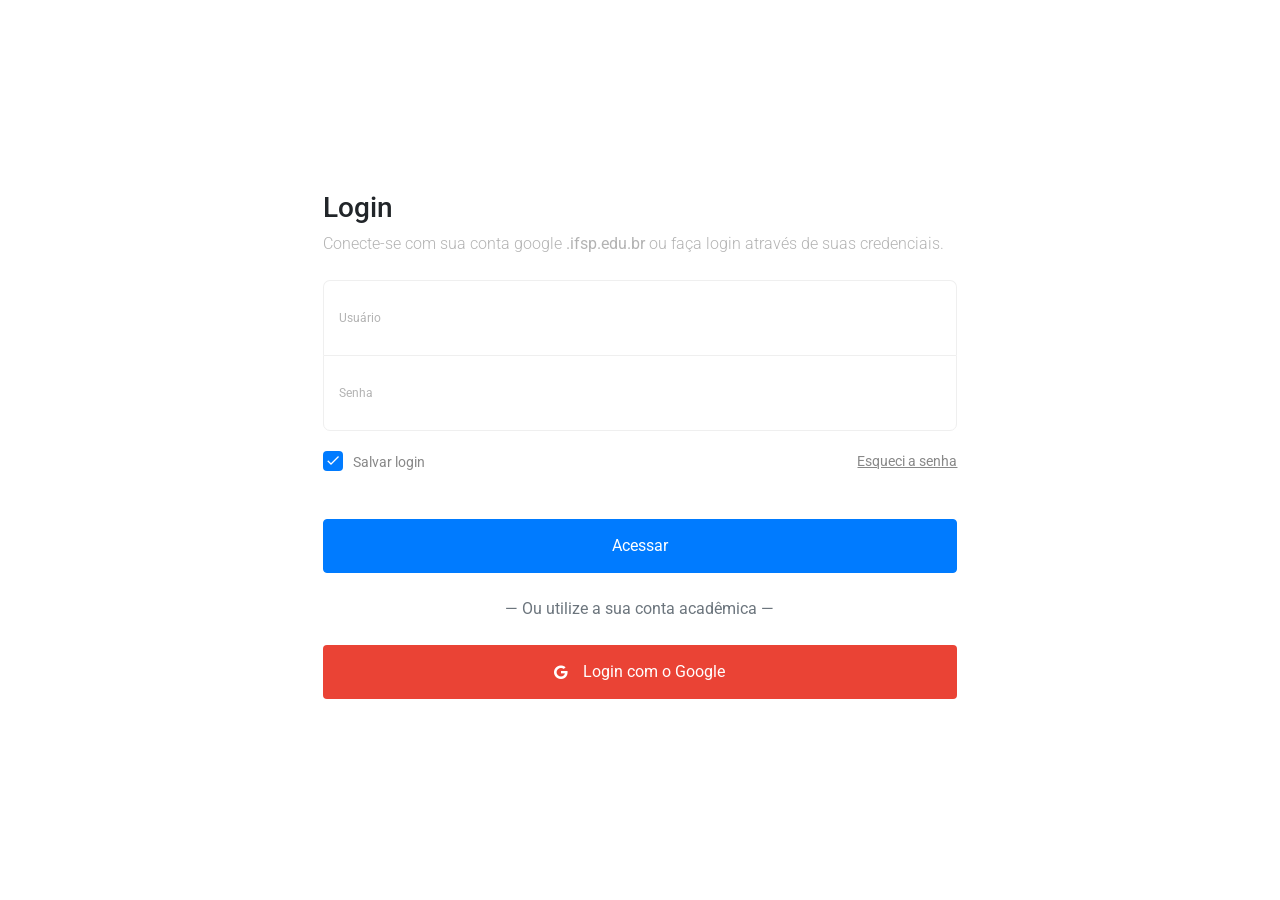
<file: login-form-06/index.html>
<!doctype html>
<html lang="pt-BR">
  <head>
    <meta charset="UTF-8">
    <meta name="viewport" content="width=device-width, initial-scale=1, shrink-to-fit=no">

    <link href="https://fonts.googleapis.com/css?family=Roboto:300,400&display=swap" rel="stylesheet">
    <link rel="stylesheet" href="fonts/icomoon/style.css">
    <link rel="stylesheet" href="css/owl.carousel.min.css">
    <link rel="stylesheet" href="css/bootstrap.min.css">
    <link rel="stylesheet" href="css/style.css">

    <title>Login</title>
  </head>
  <body>

    
  
  <div class="d-lg-flex half">
    <div class="contents center">
      <div class="container">
        <div class="row align-items-center justify-content-center">
          <div class="col-md-7">
            <div class="mb-4">
              <h3>Login</h3>
              <p class="mb-4">Conecte-se com sua conta google <b>.ifsp.edu.br</b>  ou faça login através de suas credenciais.</p>
            </div>
            <form action="../table-05/index.html" method="post">
              <div class="form-group first">
                <label for="username">Usuário</label>
                <input type="text" class="form-control" id="username">

              </div>
              <div class="form-group last mb-3">
                <label for="password">Senha</label>
                <input type="password" class="form-control" id="password">
                
              </div>
              
              <div class="d-flex mb-5 align-items-center">
                <label class="control control--checkbox mb-0"><span class="caption">Salvar login</span>
                  <input type="checkbox" checked="checked"/>
                  <div class="control__indicator"></div>
                </label>
                <span class="ml-auto"><a href="#" class="forgot-pass">Esqueci a senha</a></span> 
              </div>

              <input type="submit" value="Acessar" class="btn btn-block btn-primary">

              <span class="d-block text-center my-4 text-muted">&mdash; Ou utilize a sua conta acadêmica &mdash;</span>
              
              <div class="social-login">
                <a href="../table-05/index.html" class="google btn d-flex justify-content-center align-items-center">
                  <span class="icon-google mr-3"></span> Login com o Google
                </a>
              </div>
            </form>
          </div>
        </div>
      </div>
    </div> 
  </div>
    
    <script src="js/jquery-3.3.1.min.js"></script>
    <script src="js/popper.min.js"></script>
    <script src="js/bootstrap.min.js"></script>
    <script src="js/main.js"></script>
  </body>
</html>
</file>
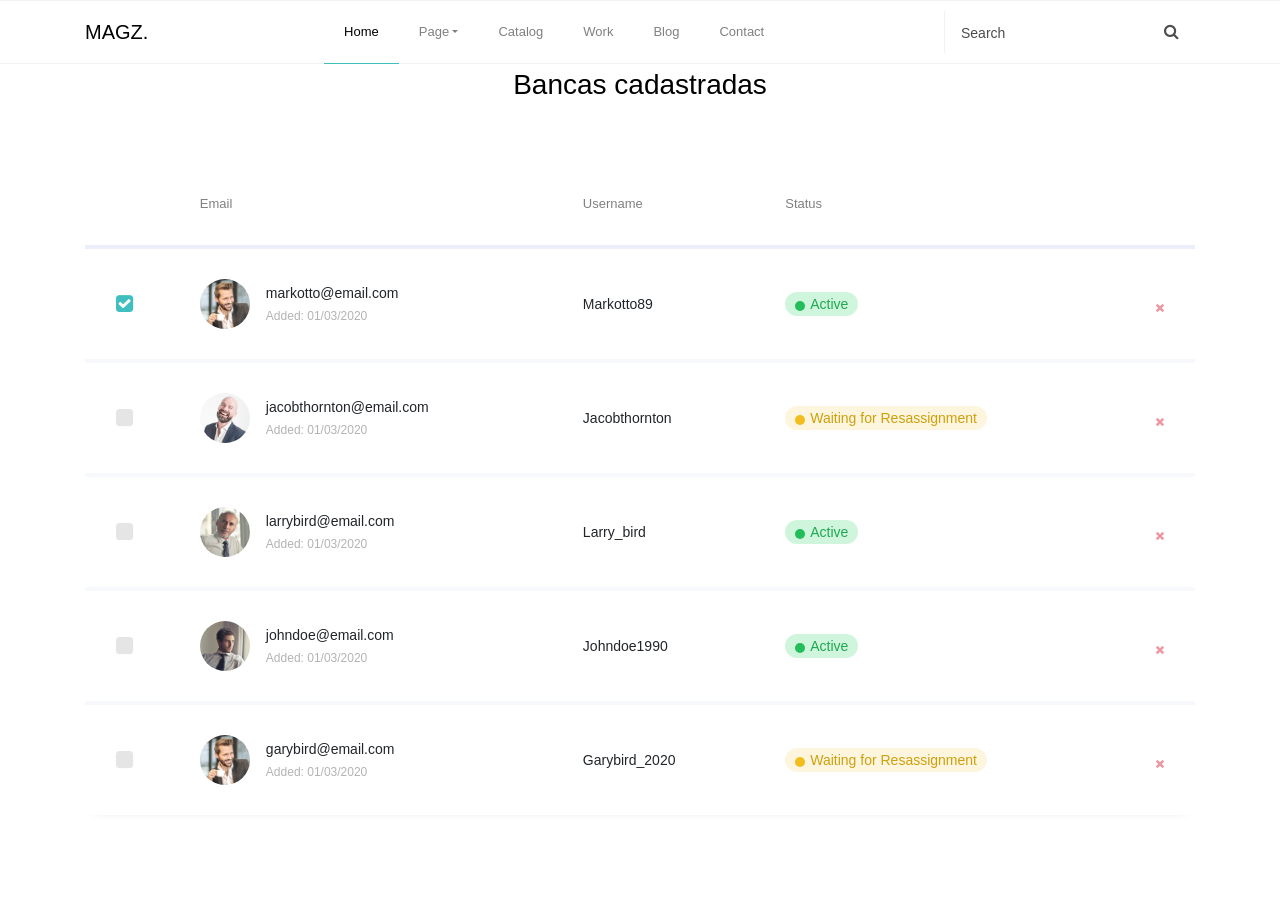
<file: table-05/index.html>
<!doctype html>
<html lang="en">
  <head>
  	<title>Table 05</title>
    <meta charset="utf-8">
    <meta name="viewport" content="width=device-width, initial-scale=1, shrink-to-fit=no">

	<link href='https://fonts.googleapis.com/css?family=Roboto:400,100,300,700' rel='stylesheet' type='text/css'>

	<link rel="stylesheet" href="https://stackpath.bootstrapcdn.com/font-awesome/4.7.0/css/font-awesome.min.css">
	
	<link rel="stylesheet" href="css/style.css">
	<link rel="stylesheet" href="css/style-menu.css">
	<link rel="stylesheet" href="css/animate-menu.css">

	</head>
	<body>
		<nav class="navbar navbar-expand-lg navbar-dark ftco_navbar bg-dark ftco-navbar-light" id="ftco-navbar">
			<div class="container">
				<a class="navbar-brand" href="../table-04/index.html">Magz.</a>
				<form action="#" class="searchform order-sm-start order-lg-last">
					<div class="form-group d-flex">
						<input type="text" class="form-control pl-3" placeholder="Search">
						<button type="submit" placeholder="" class="form-control search"><span class="fa fa-search"></span></button>
					</div>
				</form>
			  <button class="navbar-toggler" type="button" data-toggle="collapse" data-target="#ftco-nav" aria-controls="ftco-nav" aria-expanded="false" aria-label="Toggle navigation">
				<span class="fa fa-bars"></span> Menu
			  </button>
			  <div class="collapse navbar-collapse" id="ftco-nav">
				<ul class="navbar-nav m-auto">
					<li class="nav-item active"><a href="#" class="nav-link">Home</a></li>
					<li class="nav-item dropdown">
						<a class="nav-link dropdown-toggle" href="#" id="dropdown04" data-toggle="dropdown" aria-haspopup="true" aria-expanded="false">Page</a>
						<div class="dropdown-menu" aria-labelledby="dropdown04">
							<a class="dropdown-item" href="#">Page 1</a>
							<a class="dropdown-item" href="#">Page 2</a>
							<a class="dropdown-item" href="#">Page 3</a>
							<a class="dropdown-item" href="#">Page 4</a>
						</div>
					</li>
					<li class="nav-item"><a href="#" class="nav-link">Catalog</a></li>
					<li class="nav-item"><a href="#" class="nav-link">Work</a></li>
					<li class="nav-item"><a href="#" class="nav-link">Blog</a></li>
				 	<li class="nav-item"><a href="#" class="nav-link">Contact</a></li>
				</ul>
			  </div>
			</div>
		</nav>

		<div class="container" id="bancas">
			<div class="row justify-content-center">
				<div class="col-md-6 text-center mb-5">
					<h2 class="heading-section">Bancas cadastradas</h2>
				</div>
			</div>
			<div class="row">
				<div class="col-md-12">
					<div class="table-wrap">
						<table class="table table-responsive-xl">
						  <thead>
						    <tr>
							  <th>&nbsp;</th>
							  <th>Email</th>
						      <th>Username</th>
						      <th>Status</th>
						      <th>&nbsp;</th>
						    </tr>
						  </thead>
						  <tbody>
						    <tr class="alert" role="alert">
						    	<td>
						    		<label class="checkbox-wrap checkbox-primary">
										  <input type="checkbox" checked>
										  <span class="checkmark"></span>
										</label>
						    	</td>
						      <td class="d-flex align-items-center">
						      	<div class="img" style="background-image: url(images/person_1.jpg);"></div>
						      	<div class="pl-3 email">
						      		<span>markotto@email.com</span>
						      		<span>Added: 01/03/2020</span>
						      	</div>
						      </td>
						      <td>Markotto89</td>
						      <td class="status"><span class="active">Active</span></td>
						      <td>
						      	<button type="button" class="close" data-dismiss="alert" aria-label="Close">
				            	<span aria-hidden="true"><i class="fa fa-close"></i></span>
				          	</button>
				        	</td>
						    </tr>
						    <tr class="alert" role="alert">
						    	<td>
						    		<label class="checkbox-wrap checkbox-primary">
										  <input type="checkbox">
										  <span class="checkmark"></span>
										</label>
						    	</td>
						      <td class="d-flex align-items-center">
						      	<div class="img" style="background-image: url(images/person_2.jpg);"></div>
						      	<div class="pl-3 email">
						      		<span>jacobthornton@email.com</span>
						      		<span>Added: 01/03/2020</span>
						      	</div>
						      </td>
						      <td>Jacobthornton</td>
						      <td class="status"><span class="waiting">Waiting for Resassignment</span></td>
						      <td>
						      	<button type="button" class="close" data-dismiss="alert" aria-label="Close">
				            	<span aria-hidden="true"><i class="fa fa-close"></i></span>
				          	</button>
				        	</td>
						    </tr>
						    <tr class="alert" role="alert">
						    	<td>
						    		<label class="checkbox-wrap checkbox-primary">
										  <input type="checkbox">
										  <span class="checkmark"></span>
										</label>
						    	</td>
						      <td class="d-flex align-items-center">
						      	<div class="img" style="background-image: url(images/person_3.jpg);"></div>
						      	<div class="pl-3 email">
						      		<span>larrybird@email.com</span>
						      		<span>Added: 01/03/2020</span>
						      	</div>
						      </td>
						      <td>Larry_bird</td>
						      <td class="status"><span class="active">Active</span></td>
						      <td>
						      	<button type="button" class="close" data-dismiss="alert" aria-label="Close">
				            	<span aria-hidden="true"><i class="fa fa-close"></i></span>
				          	</button>
				        	</td>
						    </tr>
						    <tr class="alert" role="alert">
						    	<td>
						    		<label class="checkbox-wrap checkbox-primary">
										  <input type="checkbox">
										  <span class="checkmark"></span>
										</label>
						    	</td>
						      <td class="d-flex align-items-center">
						      	<div class="img" style="background-image: url(images/person_4.jpg);"></div>
						      	<div class="pl-3 email">
						      		<span>johndoe@email.com</span>
						      		<span>Added: 01/03/2020</span>
						      	</div>
						      </td>
						      <td>Johndoe1990</td>
						      <td class="status"><span class="active">Active</span></td>
						      <td>
						      	<button type="button" class="close" data-dismiss="alert" aria-label="Close">
				            	<span aria-hidden="true"><i class="fa fa-close"></i></span>
				          	</button>
				        	</td>
						    </tr>
						    <tr class="alert" role="alert">
						    	<td class="border-bottom-0">
						    		<label class="checkbox-wrap checkbox-primary">
										  <input type="checkbox">
										  <span class="checkmark"></span>
										</label>
						    	</td>
						      <td class="d-flex align-items-center border-bottom-0">
						      	<div class="img" style="background-image: url(images/person_1.jpg);"></div>
						      	<div class="pl-3 email">
						      		<span>garybird@email.com</span>
						      		<span>Added: 01/03/2020</span>
						      	</div>
						      </td>
						      <td class="border-bottom-0">Garybird_2020</td>
						      <td class="status border-bottom-0"><span class="waiting">Waiting for Resassignment</span></td>
						      <td class="border-bottom-0">
						      	<button type="button" class="close" data-dismiss="alert" aria-label="Close">
				            	<span aria-hidden="true"><i class="fa fa-close"></i></span>
				          	</button>
				        	</td>
						    </tr>
						  </tbody>
						</table>
					</div>
				</div>
			</div>
		</div>

	<script src="js/jquery.min.js"></script>
  <script src="js/popper.js"></script>
  <script src="js/bootstrap.min.js"></script>
  <script src="js/main.js"></script>

	</body>
</html>
</file>
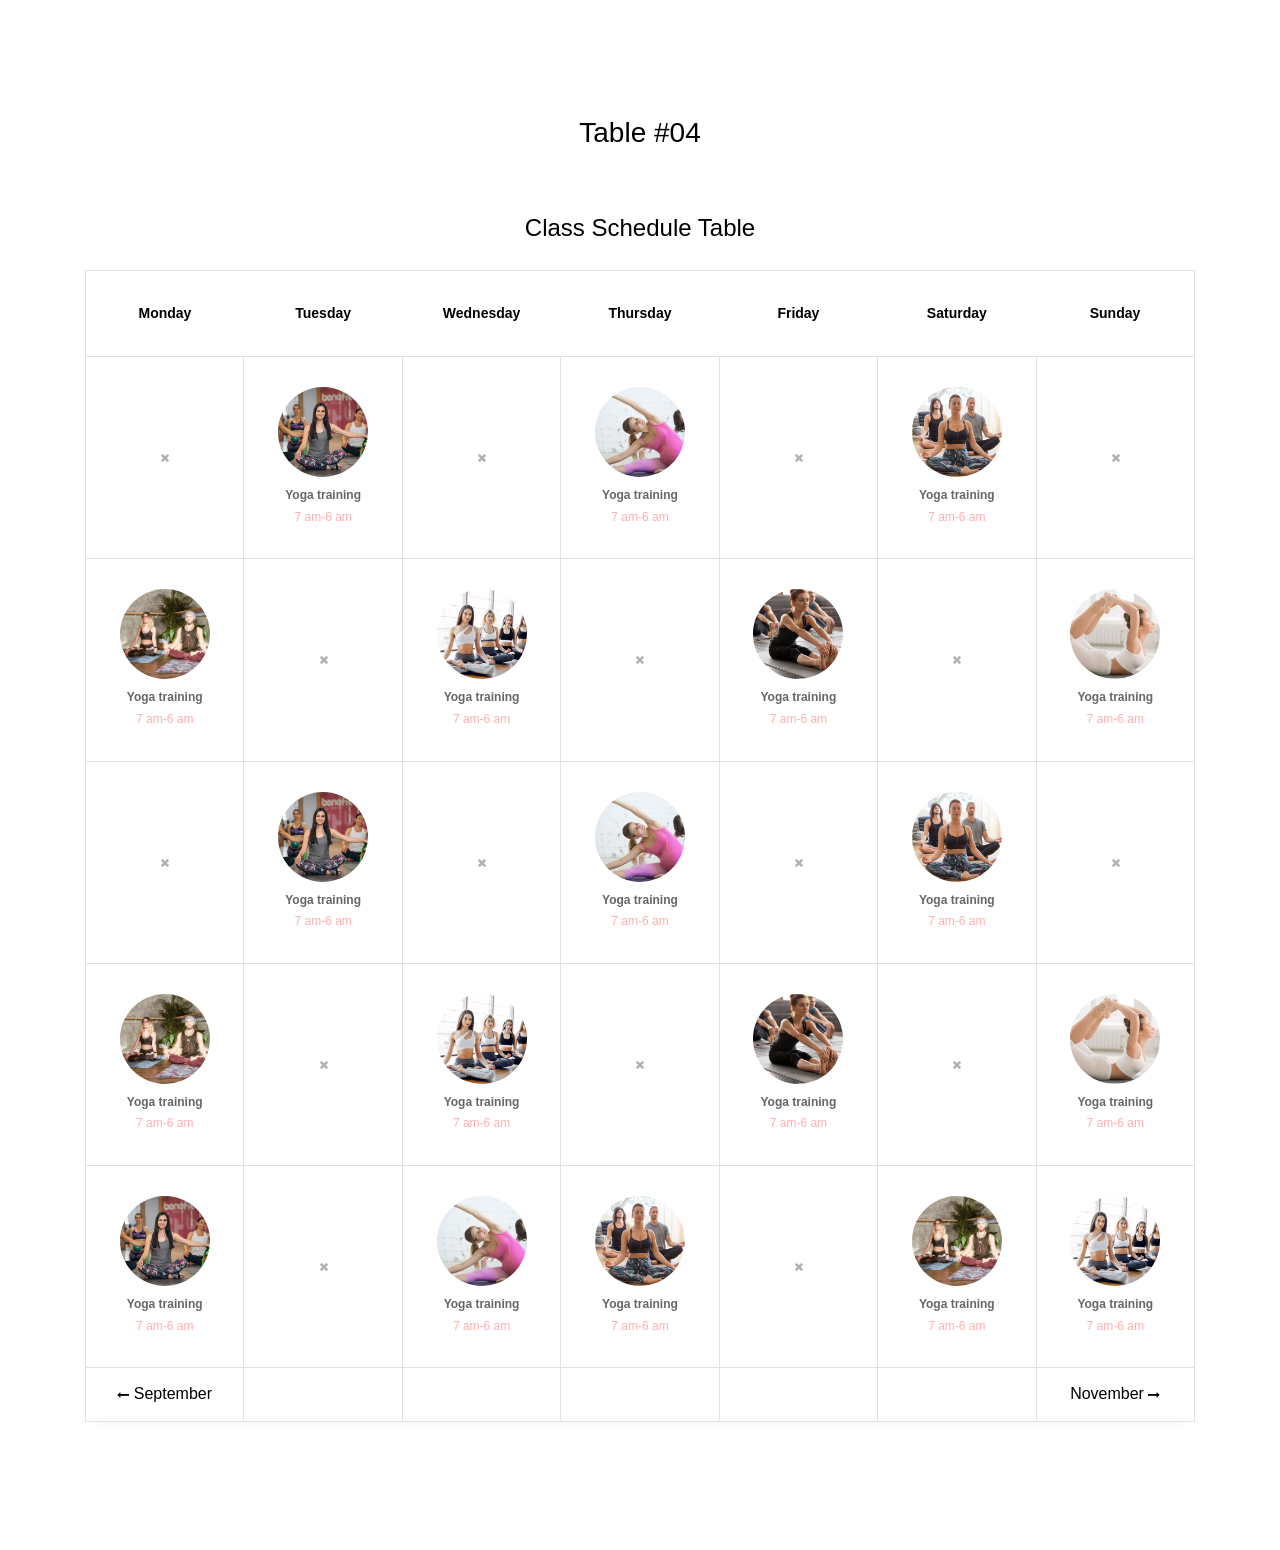
<file: table-04/table-04/index.html>
<!doctype html>
<html lang="en">
  <head>
  	<title>Table 04</title>
    <meta charset="utf-8">
    <meta name="viewport" content="width=device-width, initial-scale=1, shrink-to-fit=no">

	<link href='https://fonts.googleapis.com/css?family=Roboto:400,100,300,700' rel='stylesheet' type='text/css'>

	<link rel="stylesheet" href="https://stackpath.bootstrapcdn.com/font-awesome/4.7.0/css/font-awesome.min.css">
	
	<link rel="stylesheet" href="css/style.css">

	</head>
	<body>
	<section class="ftco-section">
		<div class="container">
			<div class="row justify-content-center">
				<div class="col-md-6 text-center mb-5">
					<h2 class="heading-section">Table #04</h2>
				</div>
			</div>
			<div class="row">
				<div class="col-md-12">
					<h4 class="text-center mb-4">Class Schedule Table</h4>
					<div class="table-wrap">
						<table class="table table-bordered text-center">
              <thead>
                <tr>
                  <th>Monday</th>
                  <th>Tuesday</th>
                  <th>Wednesday</th>
                  <th>Thursday</th>
                  <th>Friday</th>
                  <th>Saturday</th>
                  <th>Sunday</th>
                </tr>
              </thead>
              <tbody>
                <tr>
                  <td><i class="fa fa-close"></i></td>
                  <td class="text-center"><div class="img rounded-circle mb-2" style="background-image: url(images/classes-1.jpg);"></div>
                    <a href="#"><strong>Yoga training</strong> <br>
                    7 am-6 am</a>
                  </td>
                  <td><i class="fa fa-close"></i></td>
                  <td class="text-center"><div class="img rounded-circle mb-2" style="background-image: url(images/classes-2.jpg);"></div>
                    <a href="#"><strong>Yoga training</strong> <br>
                    7 am-6 am</a>
                  </td>
                  <td><i class="fa fa-close"></i></td>
                  <td class="text-center"><div class="img rounded-circle mb-2" style="background-image: url(images/classes-3.jpg);"></div>
                    <a href="#"><strong>Yoga training</strong> <br>
                    7 am-6 am</a>
                  </td>
                  <td><i class="fa fa-close"></i></td>
                </tr>
                <tr>
                  <td class="text-center"><div class="img rounded-circle mb-2" style="background-image: url(images/classes-4.jpg);"></div>
                    <a href="#"><strong>Yoga training</strong> <br>
                    7 am-6 am</a>
                  </td>
                  <td><i class="fa fa-close"></i></td>
                  <td class="text-center"><div class="img rounded-circle mb-2" style="background-image: url(images/classes-5.jpg);"></div>
                    <a href="#"><strong>Yoga training</strong> <br>
                    7 am-6 am</a>
                  </td>
                  <td><i class="fa fa-close"></i></td>
                  <td class="text-center"><div class="img rounded-circle mb-2" style="background-image: url(images/classes-6.jpg);"></div>
                    <a href="#"><strong>Yoga training</strong> <br>
                    7 am-6 am</a>
                  </td>
                  <td><i class="fa fa-close"></i></td>
                  <td class="text-center"><div class="img rounded-circle mb-2" style="background-image: url(images/classes-7.jpg);"></div>
                    <a href="#"><strong>Yoga training</strong> <br>
                    7 am-6 am</a>
                  </td>
                </tr>
                <tr>
                  <td><i class="fa fa-close"></i></td>
                  <td class="text-center"><div class="img rounded-circle mb-2" style="background-image: url(images/classes-1.jpg);"></div>
                    <a href="#"><strong>Yoga training</strong> <br>
                    7 am-6 am</a>
                  </td>
                  <td><i class="fa fa-close"></i></td>
                  <td class="text-center"><div class="img rounded-circle mb-2" style="background-image: url(images/classes-2.jpg);"></div>
                    <a href="#"><strong>Yoga training</strong> <br>
                    7 am-6 am</a>
                  </td>
                  <td><i class="fa fa-close"></i></td>
                  <td class="text-center"><div class="img rounded-circle mb-2" style="background-image: url(images/classes-3.jpg);"></div>
                    <a href="#"><strong>Yoga training</strong> <br>
                    7 am-6 am</a>
                  </td>
                  <td><i class="fa fa-close"></i></td>
                </tr>
                <tr>
                  <td class="text-center"><div class="img rounded-circle mb-2" style="background-image: url(images/classes-4.jpg);"></div>
                    <a href="#"><strong>Yoga training</strong> <br>
                    7 am-6 am</a>
                  </td>
                  <td><i class="fa fa-close"></i></td>
                  <td class="text-center"><div class="img rounded-circle mb-2" style="background-image: url(images/classes-5.jpg);"></div>
                    <a href="#"><strong>Yoga training</strong> <br>
                    7 am-6 am</a>
                  </td>
                  <td><i class="fa fa-close"></i></td>
                  <td class="text-center"><div class="img rounded-circle mb-2" style="background-image: url(images/classes-6.jpg);"></div>
                    <a href="#"><strong>Yoga training</strong> <br>
                    7 am-6 am</a>
                  </td>
                  <td><i class="fa fa-close"></i></td>
                  <td class="text-center"><div class="img rounded-circle mb-2" style="background-image: url(images/classes-7.jpg);"></div>
                    <a href="#"><strong>Yoga training</strong> <br>
                    7 am-6 am</a>
                  </td>
                </tr>
                <tr>
                  <td class="text-center"><div class="img rounded-circle mb-2" style="background-image: url(images/classes-1.jpg);"></div>
                    <a href="#"><strong>Yoga training</strong> <br>
                    7 am-6 am</a>
                  </td>
                  <td><i class="fa fa-close"></i></td>
                  <td class="text-center"><div class="img rounded-circle mb-2" style="background-image: url(images/classes-2.jpg);"></div>
                    <a href="#"><strong>Yoga training</strong> <br>
                    7 am-6 am</a>
                  </td>
                  <td class="text-center"><div class="img rounded-circle mb-2" style="background-image: url(images/classes-3.jpg);"></div>
                    <a href="#"><strong>Yoga training</strong> <br>
                    7 am-6 am</a>
                  </td>
                  <td><i class="fa fa-close"></i></td>
                  <td class="text-center"><div class="img rounded-circle mb-2" style="background-image: url(images/classes-4.jpg);"></div>
                    <a href="#"><strong>Yoga training</strong> <br>
                    7 am-6 am</a>
                  </td>
                  <td class="text-center"><div class="img rounded-circle mb-2" style="background-image: url(images/classes-5.jpg);"></div>
                    <a href="#"><strong>Yoga training</strong> <br>
                    7 am-6 am</a>
                  </td>
                </tr>
              </tbody>
              <tfoot>
                <tr>
                  <th><a href="#"><i class="fa fa-long-arrow-left"></i> September</a></th>
                  <th></th>
                  <th></th>
                  <th></th>
                  <th></th>
                  <th></th>
                  <th><a href="#">November <i class="fa fa-long-arrow-right"></i></a></th>
                </tr>
              </tfoot>
            </table>
					</div>
				</div>
			</div>
		</div>
	</section>

	<script src="js/jquery.min.js"></script>
  <script src="js/popper.js"></script>
  <script src="js/bootstrap.min.js"></script>
  <script src="js/main.js"></script>

	</body>
</html>
</file>
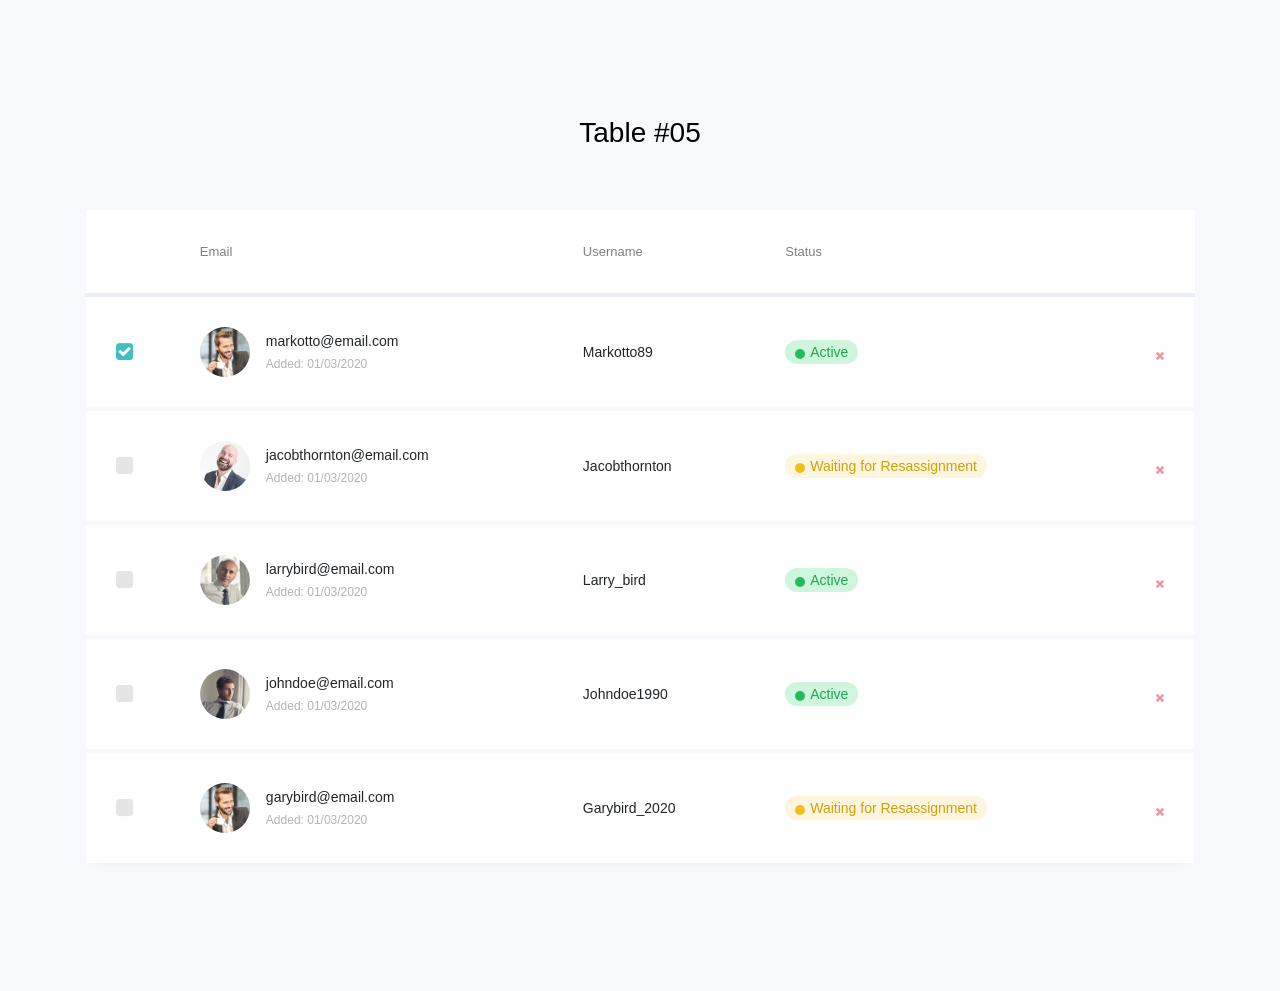
<file: table-05/table-05/index.html>
<!doctype html>
<html lang="en">
  <head>
  	<title>Table 05</title>
    <meta charset="utf-8">
    <meta name="viewport" content="width=device-width, initial-scale=1, shrink-to-fit=no">

	<link href='https://fonts.googleapis.com/css?family=Roboto:400,100,300,700' rel='stylesheet' type='text/css'>

	<link rel="stylesheet" href="https://stackpath.bootstrapcdn.com/font-awesome/4.7.0/css/font-awesome.min.css">
	
	<link rel="stylesheet" href="css/style.css">

	</head>
	<body>
	<section class="ftco-section">
		<div class="container">
			<div class="row justify-content-center">
				<div class="col-md-6 text-center mb-5">
					<h2 class="heading-section">Table #05</h2>
				</div>
			</div>
			<div class="row">
				<div class="col-md-12">
					<div class="table-wrap">
						<table class="table table-responsive-xl">
						  <thead>
						    <tr>
						    	<th>&nbsp;</th>
						    	<th>Email</th>
						      <th>Username</th>
						      <th>Status</th>
						      <th>&nbsp;</th>
						    </tr>
						  </thead>
						  <tbody>
						    <tr class="alert" role="alert">
						    	<td>
						    		<label class="checkbox-wrap checkbox-primary">
										  <input type="checkbox" checked>
										  <span class="checkmark"></span>
										</label>
						    	</td>
						      <td class="d-flex align-items-center">
						      	<div class="img" style="background-image: url(images/person_1.jpg);"></div>
						      	<div class="pl-3 email">
						      		<span>markotto@email.com</span>
						      		<span>Added: 01/03/2020</span>
						      	</div>
						      </td>
						      <td>Markotto89</td>
						      <td class="status"><span class="active">Active</span></td>
						      <td>
						      	<button type="button" class="close" data-dismiss="alert" aria-label="Close">
				            	<span aria-hidden="true"><i class="fa fa-close"></i></span>
				          	</button>
				        	</td>
						    </tr>
						    <tr class="alert" role="alert">
						    	<td>
						    		<label class="checkbox-wrap checkbox-primary">
										  <input type="checkbox">
										  <span class="checkmark"></span>
										</label>
						    	</td>
						      <td class="d-flex align-items-center">
						      	<div class="img" style="background-image: url(images/person_2.jpg);"></div>
						      	<div class="pl-3 email">
						      		<span>jacobthornton@email.com</span>
						      		<span>Added: 01/03/2020</span>
						      	</div>
						      </td>
						      <td>Jacobthornton</td>
						      <td class="status"><span class="waiting">Waiting for Resassignment</span></td>
						      <td>
						      	<button type="button" class="close" data-dismiss="alert" aria-label="Close">
				            	<span aria-hidden="true"><i class="fa fa-close"></i></span>
				          	</button>
				        	</td>
						    </tr>
						    <tr class="alert" role="alert">
						    	<td>
						    		<label class="checkbox-wrap checkbox-primary">
										  <input type="checkbox">
										  <span class="checkmark"></span>
										</label>
						    	</td>
						      <td class="d-flex align-items-center">
						      	<div class="img" style="background-image: url(images/person_3.jpg);"></div>
						      	<div class="pl-3 email">
						      		<span>larrybird@email.com</span>
						      		<span>Added: 01/03/2020</span>
						      	</div>
						      </td>
						      <td>Larry_bird</td>
						      <td class="status"><span class="active">Active</span></td>
						      <td>
						      	<button type="button" class="close" data-dismiss="alert" aria-label="Close">
				            	<span aria-hidden="true"><i class="fa fa-close"></i></span>
				          	</button>
				        	</td>
						    </tr>
						    <tr class="alert" role="alert">
						    	<td>
						    		<label class="checkbox-wrap checkbox-primary">
										  <input type="checkbox">
										  <span class="checkmark"></span>
										</label>
						    	</td>
						      <td class="d-flex align-items-center">
						      	<div class="img" style="background-image: url(images/person_4.jpg);"></div>
						      	<div class="pl-3 email">
						      		<span>johndoe@email.com</span>
						      		<span>Added: 01/03/2020</span>
						      	</div>
						      </td>
						      <td>Johndoe1990</td>
						      <td class="status"><span class="active">Active</span></td>
						      <td>
						      	<button type="button" class="close" data-dismiss="alert" aria-label="Close">
				            	<span aria-hidden="true"><i class="fa fa-close"></i></span>
				          	</button>
				        	</td>
						    </tr>
						    <tr class="alert" role="alert">
						    	<td class="border-bottom-0">
						    		<label class="checkbox-wrap checkbox-primary">
										  <input type="checkbox">
										  <span class="checkmark"></span>
										</label>
						    	</td>
						      <td class="d-flex align-items-center border-bottom-0">
						      	<div class="img" style="background-image: url(images/person_1.jpg);"></div>
						      	<div class="pl-3 email">
						      		<span>garybird@email.com</span>
						      		<span>Added: 01/03/2020</span>
						      	</div>
						      </td>
						      <td class="border-bottom-0">Garybird_2020</td>
						      <td class="status border-bottom-0"><span class="waiting">Waiting for Resassignment</span></td>
						      <td class="border-bottom-0">
						      	<button type="button" class="close" data-dismiss="alert" aria-label="Close">
				            	<span aria-hidden="true"><i class="fa fa-close"></i></span>
				          	</button>
				        	</td>
						    </tr>
						  </tbody>
						</table>
					</div>
				</div>
			</div>
		</div>
	</section>

	<script src="js/jquery.min.js"></script>
  <script src="js/popper.js"></script>
  <script src="js/bootstrap.min.js"></script>
  <script src="js/main.js"></script>

	</body>
</html>
</file>
<file: login-form-06/fonts/icomoon/style.css>
@font-face {
  font-family: 'icomoon';
  src:  url('fonts/icomoon.eot?10si43');
  src:  url('fonts/icomoon.eot?10si43#iefix') format('embedded-opentype'),
    url('fonts/icomoon.ttf?10si43') format('truetype'),
    url('fonts/icomoon.woff?10si43') format('woff'),
    url('fonts/icomoon.svg?10si43#icomoon') format('svg');
  font-weight: normal;
  font-style: normal;
}

[class^="icon-"], [class*=" icon-"] {
  /* use !important to prevent issues with browser extensions that change fonts */
  font-family: 'icomoon' !important;
  speak: none;
  font-style: normal;
  font-weight: normal;
  font-variant: normal;
  text-transform: none;
  line-height: 1;

  /* Better Font Rendering =========== */
  -webkit-font-smoothing: antialiased;
  -moz-osx-font-smoothing: grayscale;
}

.icon-asterisk:before {
  content: "\f069";
}
.icon-plus:before {
  content: "\f067";
}
.icon-question:before {
  content: "\f128";
}
.icon-minus:before {
  content: "\f068";
}
.icon-glass:before {
  content: "\f000";
}
.icon-music:before {
  content: "\f001";
}
.icon-search:before {
  content: "\f002";
}
.icon-envelope-o:before {
  content: "\f003";
}
.icon-heart:before {
  content: "\f004";
}
.icon-star:before {
  content: "\f005";
}
.icon-star-o:before {
  content: "\f006";
}
.icon-user:before {
  content: "\f007";
}
.icon-film:before {
  content: "\f008";
}
.icon-th-large:before {
  content: "\f009";
}
.icon-th:before {
  content: "\f00a";
}
.icon-th-list:before {
  content: "\f00b";
}
.icon-check:before {
  content: "\f00c";
}
.icon-close:before {
  content: "\f00d";
}
.icon-remove:before {
  content: "\f00d";
}
.icon-times:before {
  content: "\f00d";
}
.icon-search-plus:before {
  content: "\f00e";
}
.icon-search-minus:before {
  content: "\f010";
}
.icon-power-off:before {
  content: "\f011";
}
.icon-signal:before {
  content: "\f012";
}
.icon-cog:before {
  content: "\f013";
}
.icon-gear:before {
  content: "\f013";
}
.icon-trash-o:before {
  content: "\f014";
}
.icon-home:before {
  content: "\f015";
}
.icon-file-o:before {
  content: "\f016";
}
.icon-clock-o:before {
  content: "\f017";
}
.icon-road:before {
  content: "\f018";
}
.icon-download:before {
  content: "\f019";
}
.icon-arrow-circle-o-down:before {
  content: "\f01a";
}
.icon-arrow-circle-o-up:before {
  content: "\f01b";
}
.icon-inbox:before {
  content: "\f01c";
}
.icon-play-circle-o:before {
  content: "\f01d";
}
.icon-repeat:before {
  content: "\f01e";
}
.icon-rotate-right:before {
  content: "\f01e";
}
.icon-refresh:before {
  content: "\f021";
}
.icon-list-alt:before {
  content: "\f022";
}
.icon-lock:before {
  content: "\f023";
}
.icon-flag:before {
  content: "\f024";
}
.icon-headphones:before {
  content: "\f025";
}
.icon-volume-off:before {
  content: "\f026";
}
.icon-volume-down:before {
  content: "\f027";
}
.icon-volume-up:before {
  content: "\f028";
}
.icon-qrcode:before {
  content: "\f029";
}
.icon-barcode:before {
  content: "\f02a";
}
.icon-tag:before {
  content: "\f02b";
}
.icon-tags:before {
  content: "\f02c";
}
.icon-book:before {
  content: "\f02d";
}
.icon-bookmark:before {
  content: "\f02e";
}
.icon-print:before {
  content: "\f02f";
}
.icon-camera:before {
  content: "\f030";
}
.icon-font:before {
  content: "\f031";
}
.icon-bold:before {
  content: "\f032";
}
.icon-italic:before {
  content: "\f033";
}
.icon-text-height:before {
  content: "\f034";
}
.icon-text-width:before {
  content: "\f035";
}
.icon-align-left:before {
  content: "\f036";
}
.icon-align-center:before {
  content: "\f037";
}
.icon-align-right:before {
  content: "\f038";
}
.icon-align-justify:before {
  content: "\f039";
}
.icon-list:before {
  content: "\f03a";
}
.icon-dedent:before {
  content: "\f03b";
}
.icon-outdent:before {
  content: "\f03b";
}
.icon-indent:before {
  content: "\f03c";
}
.icon-video-camera:before {
  content: "\f03d";
}
.icon-image:before {
  content: "\f03e";
}
.icon-photo:before {
  content: "\f03e";
}
.icon-picture-o:before {
  content: "\f03e";
}
.icon-pencil:before {
  content: "\f040";
}
.icon-map-marker:before {
  content: "\f041";
}
.icon-adjust:before {
  content: "\f042";
}
.icon-tint:before {
  content: "\f043";
}
.icon-edit:before {
  content: "\f044";
}
.icon-pencil-square-o:before {
  content: "\f044";
}
.icon-share-square-o:before {
  content: "\f045";
}
.icon-check-square-o:before {
  content: "\f046";
}
.icon-arrows:before {
  content: "\f047";
}
.icon-step-backward:before {
  content: "\f048";
}
.icon-fast-backward:before {
  content: "\f049";
}
.icon-backward:before {
  content: "\f04a";
}
.icon-play:before {
  content: "\f04b";
}
.icon-pause:before {
  content: "\f04c";
}
.icon-stop:before {
  content: "\f04d";
}
.icon-forward:before {
  content: "\f04e";
}
.icon-fast-forward:before {
  content: "\f050";
}
.icon-step-forward:before {
  content: "\f051";
}
.icon-eject:before {
  content: "\f052";
}
.icon-chevron-left:before {
  content: "\f053";
}
.icon-chevron-right:before {
  content: "\f054";
}
.icon-plus-circle:before {
  content: "\f055";
}
.icon-minus-circle:before {
  content: "\f056";
}
.icon-times-circle:before {
  content: "\f057";
}
.icon-check-circle:before {
  content: "\f058";
}
.icon-question-circle:before {
  content: "\f059";
}
.icon-info-circle:before {
  content: "\f05a";
}
.icon-crosshairs:before {
  content: "\f05b";
}
.icon-times-circle-o:before {
  content: "\f05c";
}
.icon-check-circle-o:before {
  content: "\f05d";
}
.icon-ban:before {
  content: "\f05e";
}
.icon-arrow-left:before {
  content: "\f060";
}
.icon-arrow-right:before {
  content: "\f061";
}
.icon-arrow-up:before {
  content: "\f062";
}
.icon-arrow-down:before {
  content: "\f063";
}
.icon-mail-forward:before {
  content: "\f064";
}
.icon-share:before {
  content: "\f064";
}
.icon-expand:before {
  content: "\f065";
}
.icon-compress:before {
  content: "\f066";
}
.icon-exclamation-circle:before {
  content: "\f06a";
}
.icon-gift:before {
  content: "\f06b";
}
.icon-leaf:before {
  content: "\f06c";
}
.icon-fire:before {
  content: "\f06d";
}
.icon-eye:before {
  content: "\f06e";
}
.icon-eye-slash:before {
  content: "\f070";
}
.icon-exclamation-triangle:before {
  content: "\f071";
}
.icon-warning:before {
  content: "\f071";
}
.icon-plane:before {
  content: "\f072";
}
.icon-calendar:before {
  content: "\f073";
}
.icon-random:before {
  content: "\f074";
}
.icon-comment:before {
  content: "\f075";
}
.icon-magnet:before {
  content: "\f076";
}
.icon-chevron-up:before {
  content: "\f077";
}
.icon-chevron-down:before {
  content: "\f078";
}
.icon-retweet:before {
  content: "\f079";
}
.icon-shopping-cart:before {
  content: "\f07a";
}
.icon-folder:before {
  content: "\f07b";
}
.icon-folder-open:before {
  content: "\f07c";
}
.icon-arrows-v:before {
  content: "\f07d";
}
.icon-arrows-h:before {
  content: "\f07e";
}
.icon-bar-chart:before {
  content: "\f080";
}
.icon-bar-chart-o:before {
  content: "\f080";
}
.icon-twitter-square:before {
  content: "\f081";
}
.icon-facebook-square:before {
  content: "\f082";
}
.icon-camera-retro:before {
  content: "\f083";
}
.icon-key:before {
  content: "\f084";
}
.icon-cogs:before {
  content: "\f085";
}
.icon-gears:before {
  content: "\f085";
}
.icon-comments:before {
  content: "\f086";
}
.icon-thumbs-o-up:before {
  content: "\f087";
}
.icon-thumbs-o-down:before {
  content: "\f088";
}
.icon-star-half:before {
  content: "\f089";
}
.icon-heart-o:before {
  content: "\f08a";
}
.icon-sign-out:before {
  content: "\f08b";
}
.icon-linkedin-square:before {
  content: "\f08c";
}
.icon-thumb-tack:before {
  content: "\f08d";
}
.icon-external-link:before {
  content: "\f08e";
}
.icon-sign-in:before {
  content: "\f090";
}
.icon-trophy:before {
  content: "\f091";
}
.icon-github-square:before {
  content: "\f092";
}
.icon-upload:before {
  content: "\f093";
}
.icon-lemon-o:before {
  content: "\f094";
}
.icon-phone:before {
  content: "\f095";
}
.icon-square-o:before {
  content: "\f096";
}
.icon-bookmark-o:before {
  content: "\f097";
}
.icon-phone-square:before {
  content: "\f098";
}
.icon-twitter:before {
  content: "\f099";
}
.icon-facebook:before {
  content: "\f09a";
}
.icon-facebook-f:before {
  content: "\f09a";
}
.icon-github:before {
  content: "\f09b";
}
.icon-unlock:before {
  content: "\f09c";
}
.icon-credit-card:before {
  content: "\f09d";
}
.icon-feed:before {
  content: "\f09e";
}
.icon-rss:before {
  content: "\f09e";
}
.icon-hdd-o:before {
  content: "\f0a0";
}
.icon-bullhorn:before {
  content: "\f0a1";
}
.icon-bell-o:before {
  content: "\f0a2";
}
.icon-certificate:before {
  content: "\f0a3";
}
.icon-hand-o-right:before {
  content: "\f0a4";
}
.icon-hand-o-left:before {
  content: "\f0a5";
}
.icon-hand-o-up:before {
  content: "\f0a6";
}
.icon-hand-o-down:before {
  content: "\f0a7";
}
.icon-arrow-circle-left:before {
  content: "\f0a8";
}
.icon-arrow-circle-right:before {
  content: "\f0a9";
}
.icon-arrow-circle-up:before {
  content: "\f0aa";
}
.icon-arrow-circle-down:before {
  content: "\f0ab";
}
.icon-globe:before {
  content: "\f0ac";
}
.icon-wrench:before {
  content: "\f0ad";
}
.icon-tasks:before {
  content: "\f0ae";
}
.icon-filter:before {
  content: "\f0b0";
}
.icon-briefcase:before {
  content: "\f0b1";
}
.icon-arrows-alt:before {
  content: "\f0b2";
}
.icon-group:before {
  content: "\f0c0";
}
.icon-users:before {
  content: "\f0c0";
}
.icon-chain:before {
  content: "\f0c1";
}
.icon-link:before {
  content: "\f0c1";
}
.icon-cloud:before {
  content: "\f0c2";
}
.icon-flask:before {
  content: "\f0c3";
}
.icon-cut:before {
  content: "\f0c4";
}
.icon-scissors:before {
  content: "\f0c4";
}
.icon-copy:before {
  content: "\f0c5";
}
.icon-files-o:before {
  content: "\f0c5";
}
.icon-paperclip:before {
  content: "\f0c6";
}
.icon-floppy-o:before {
  content: "\f0c7";
}
.icon-save:before {
  content: "\f0c7";
}
.icon-square:before {
  content: "\f0c8";
}
.icon-bars:before {
  content: "\f0c9";
}
.icon-navicon:before {
  content: "\f0c9";
}
.icon-reorder:before {
  content: "\f0c9";
}
.icon-list-ul:before {
  content: "\f0ca";
}
.icon-list-ol:before {
  content: "\f0cb";
}
.icon-strikethrough:before {
  content: "\f0cc";
}
.icon-underline:before {
  content: "\f0cd";
}
.icon-table:before {
  content: "\f0ce";
}
.icon-magic:before {
  content: "\f0d0";
}
.icon-truck:before {
  content: "\f0d1";
}
.icon-pinterest:before {
  content: "\f0d2";
}
.icon-pinterest-square:before {
  content: "\f0d3";
}
.icon-google-plus-square:before {
  content: "\f0d4";
}
.icon-google-plus:before {
  content: "\f0d5";
}
.icon-money:before {
  content: "\f0d6";
}
.icon-caret-down:before {
  content: "\f0d7";
}
.icon-caret-up:before {
  content: "\f0d8";
}
.icon-caret-left:before {
  content: "\f0d9";
}
.icon-caret-right:before {
  content: "\f0da";
}
.icon-columns:before {
  content: "\f0db";
}
.icon-sort:before {
  content: "\f0dc";
}
.icon-unsorted:before {
  content: "\f0dc";
}
.icon-sort-desc:before {
  content: "\f0dd";
}
.icon-sort-down:before {
  content: "\f0dd";
}
.icon-sort-asc:before {
  content: "\f0de";
}
.icon-sort-up:before {
  content: "\f0de";
}
.icon-envelope:before {
  content: "\f0e0";
}
.icon-linkedin:before {
  content: "\f0e1";
}
.icon-rotate-left:before {
  content: "\f0e2";
}
.icon-undo:before {
  content: "\f0e2";
}
.icon-gavel:before {
  content: "\f0e3";
}
.icon-legal:before {
  content: "\f0e3";
}
.icon-dashboard:before {
  content: "\f0e4";
}
.icon-tachometer:before {
  content: "\f0e4";
}
.icon-comment-o:before {
  content: "\f0e5";
}
.icon-comments-o:before {
  content: "\f0e6";
}
.icon-bolt:before {
  content: "\f0e7";
}
.icon-flash:before {
  content: "\f0e7";
}
.icon-sitemap:before {
  content: "\f0e8";
}
.icon-umbrella:before {
  content: "\f0e9";
}
.icon-clipboard:before {
  content: "\f0ea";
}
.icon-paste:before {
  content: "\f0ea";
}
.icon-lightbulb-o:before {
  content: "\f0eb";
}
.icon-exchange:before {
  content: "\f0ec";
}
.icon-cloud-download:before {
  content: "\f0ed";
}
.icon-cloud-upload:before {
  content: "\f0ee";
}
.icon-user-md:before {
  content: "\f0f0";
}
.icon-stethoscope:before {
  content: "\f0f1";
}
.icon-suitcase:before {
  content: "\f0f2";
}
.icon-bell:before {
  content: "\f0f3";
}
.icon-coffee:before {
  content: "\f0f4";
}
.icon-cutlery:before {
  content: "\f0f5";
}
.icon-file-text-o:before {
  content: "\f0f6";
}
.icon-building-o:before {
  content: "\f0f7";
}
.icon-hospital-o:before {
  content: "\f0f8";
}
.icon-ambulance:before {
  content: "\f0f9";
}
.icon-medkit:before {
  content: "\f0fa";
}
.icon-fighter-jet:before {
  content: "\f0fb";
}
.icon-beer:before {
  content: "\f0fc";
}
.icon-h-square:before {
  content: "\f0fd";
}
.icon-plus-square:before {
  content: "\f0fe";
}
.icon-angle-double-left:before {
  content: "\f100";
}
.icon-angle-double-right:before {
  content: "\f101";
}
.icon-angle-double-up:before {
  content: "\f102";
}
.icon-angle-double-down:before {
  content: "\f103";
}
.icon-angle-left:before {
  content: "\f104";
}
.icon-angle-right:before {
  content: "\f105";
}
.icon-angle-up:before {
  content: "\f106";
}
.icon-angle-down:before {
  content: "\f107";
}
.icon-desktop:before {
  content: "\f108";
}
.icon-laptop:before {
  content: "\f109";
}
.icon-tablet:before {
  content: "\f10a";
}
.icon-mobile:before {
  content: "\f10b";
}
.icon-mobile-phone:before {
  content: "\f10b";
}
.icon-circle-o:before {
  content: "\f10c";
}
.icon-quote-left:before {
  content: "\f10d";
}
.icon-quote-right:before {
  content: "\f10e";
}
.icon-spinner:before {
  content: "\f110";
}
.icon-circle:before {
  content: "\f111";
}
.icon-mail-reply:before {
  content: "\f112";
}
.icon-reply:before {
  content: "\f112";
}
.icon-github-alt:before {
  content: "\f113";
}
.icon-folder-o:before {
  content: "\f114";
}
.icon-folder-open-o:before {
  content: "\f115";
}
.icon-smile-o:before {
  content: "\f118";
}
.icon-frown-o:before {
  content: "\f119";
}
.icon-meh-o:before {
  content: "\f11a";
}
.icon-gamepad:before {
  content: "\f11b";
}
.icon-keyboard-o:before {
  content: "\f11c";
}
.icon-flag-o:before {
  content: "\f11d";
}
.icon-flag-checkered:before {
  content: "\f11e";
}
.icon-terminal:before {
  content: "\f120";
}
.icon-code:before {
  content: "\f121";
}
.icon-mail-reply-all:before {
  content: "\f122";
}
.icon-reply-all:before {
  content: "\f122";
}
.icon-star-half-empty:before {
  content: "\f123";
}
.icon-star-half-full:before {
  content: "\f123";
}
.icon-star-half-o:before {
  content: "\f123";
}
.icon-location-arrow:before {
  content: "\f124";
}
.icon-crop:before {
  content: "\f125";
}
.icon-code-fork:before {
  content: "\f126";
}
.icon-chain-broken:before {
  content: "\f127";
}
.icon-unlink:before {
  content: "\f127";
}
.icon-info:before {
  content: "\f129";
}
.icon-exclamation:before {
  content: "\f12a";
}
.icon-superscript:before {
  content: "\f12b";
}
.icon-subscript:before {
  content: "\f12c";
}
.icon-eraser:before {
  content: "\f12d";
}
.icon-puzzle-piece:before {
  content: "\f12e";
}
.icon-microphone:before {
  content: "\f130";
}
.icon-microphone-slash:before {
  content: "\f131";
}
.icon-shield:before {
  content: "\f132";
}
.icon-calendar-o:before {
  content: "\f133";
}
.icon-fire-extinguisher:before {
  content: "\f134";
}
.icon-rocket:before {
  content: "\f135";
}
.icon-maxcdn:before {
  content: "\f136";
}
.icon-chevron-circle-left:before {
  content: "\f137";
}
.icon-chevron-circle-right:before {
  content: "\f138";
}
.icon-chevron-circle-up:before {
  content: "\f139";
}
.icon-chevron-circle-down:before {
  content: "\f13a";
}
.icon-html5:before {
  content: "\f13b";
}
.icon-css3:before {
  content: "\f13c";
}
.icon-anchor:before {
  content: "\f13d";
}
.icon-unlock-alt:before {
  content: "\f13e";
}
.icon-bullseye:before {
  content: "\f140";
}
.icon-ellipsis-h:before {
  content: "\f141";
}
.icon-ellipsis-v:before {
  content: "\f142";
}
.icon-rss-square:before {
  content: "\f143";
}
.icon-play-circle:before {
  content: "\f144";
}
.icon-ticket:before {
  content: "\f145";
}
.icon-minus-square:before {
  content: "\f146";
}
.icon-minus-square-o:before {
  content: "\f147";
}
.icon-level-up:before {
  content: "\f148";
}
.icon-level-down:before {
  content: "\f149";
}
.icon-check-square:before {
  content: "\f14a";
}
.icon-pencil-square:before {
  content: "\f14b";
}
.icon-external-link-square:before {
  content: "\f14c";
}
.icon-share-square:before {
  content: "\f14d";
}
.icon-compass:before {
  content: "\f14e";
}
.icon-caret-square-o-down:before {
  content: "\f150";
}
.icon-toggle-down:before {
  content: "\f150";
}
.icon-caret-square-o-up:before {
  content: "\f151";
}
.icon-toggle-up:before {
  content: "\f151";
}
.icon-caret-square-o-right:before {
  content: "\f152";
}
.icon-toggle-right:before {
  content: "\f152";
}
.icon-eur:before {
  content: "\f153";
}
.icon-euro:before {
  content: "\f153";
}
.icon-gbp:before {
  content: "\f154";
}
.icon-dollar:before {
  content: "\f155";
}
.icon-usd:before {
  content: "\f155";
}
.icon-inr:before {
  content: "\f156";
}
.icon-rupee:before {
  content: "\f156";
}
.icon-cny:before {
  content: "\f157";
}
.icon-jpy:before {
  content: "\f157";
}
.icon-rmb:before {
  content: "\f157";
}
.icon-yen:before {
  content: "\f157";
}
.icon-rouble:before {
  content: "\f158";
}
.icon-rub:before {
  content: "\f158";
}
.icon-ruble:before {
  content: "\f158";
}
.icon-krw:before {
  content: "\f159";
}
.icon-won:before {
  content: "\f159";
}
.icon-bitcoin:before {
  content: "\f15a";
}
.icon-btc:before {
  content: "\f15a";
}
.icon-file:before {
  content: "\f15b";
}
.icon-file-text:before {
  content: "\f15c";
}
.icon-sort-alpha-asc:before {
  content: "\f15d";
}
.icon-sort-alpha-desc:before {
  content: "\f15e";
}
.icon-sort-amount-asc:before {
  content: "\f160";
}
.icon-sort-amount-desc:before {
  content: "\f161";
}
.icon-sort-numeric-asc:before {
  content: "\f162";
}
.icon-sort-numeric-desc:before {
  content: "\f163";
}
.icon-thumbs-up:before {
  content: "\f164";
}
.icon-thumbs-down:before {
  content: "\f165";
}
.icon-youtube-square:before {
  content: "\f166";
}
.icon-youtube:before {
  content: "\f167";
}
.icon-xing:before {
  content: "\f168";
}
.icon-xing-square:before {
  content: "\f169";
}
.icon-youtube-play:before {
  content: "\f16a";
}
.icon-dropbox:before {
  content: "\f16b";
}
.icon-stack-overflow:before {
  content: "\f16c";
}
.icon-instagram:before {
  content: "\f16d";
}
.icon-flickr:before {
  content: "\f16e";
}
.icon-adn:before {
  content: "\f170";
}
.icon-bitbucket:before {
  content: "\f171";
}
.icon-bitbucket-square:before {
  content: "\f172";
}
.icon-tumblr:before {
  content: "\f173";
}
.icon-tumblr-square:before {
  content: "\f174";
}
.icon-long-arrow-down:before {
  content: "\f175";
}
.icon-long-arrow-up:before {
  content: "\f176";
}
.icon-long-arrow-left:before {
  content: "\f177";
}
.icon-long-arrow-right:before {
  content: "\f178";
}
.icon-apple:before {
  content: "\f179";
}
.icon-windows:before {
  content: "\f17a";
}
.icon-android:before {
  content: "\f17b";
}
.icon-linux:before {
  content: "\f17c";
}
.icon-dribbble:before {
  content: "\f17d";
}
.icon-skype:before {
  content: "\f17e";
}
.icon-foursquare:before {
  content: "\f180";
}
.icon-trello:before {
  content: "\f181";
}
.icon-female:before {
  content: "\f182";
}
.icon-male:before {
  content: "\f183";
}
.icon-gittip:before {
  content: "\f184";
}
.icon-gratipay:before {
  content: "\f184";
}
.icon-sun-o:before {
  content: "\f185";
}
.icon-moon-o:before {
  content: "\f186";
}
.icon-archive:before {
  content: "\f187";
}
.icon-bug:before {
  content: "\f188";
}
.icon-vk:before {
  content: "\f189";
}
.icon-weibo:before {
  content: "\f18a";
}
.icon-renren:before {
  content: "\f18b";
}
.icon-pagelines:before {
  content: "\f18c";
}
.icon-stack-exchange:before {
  content: "\f18d";
}
.icon-arrow-circle-o-right:before {
  content: "\f18e";
}
.icon-arrow-circle-o-left:before {
  content: "\f190";
}
.icon-caret-square-o-left:before {
  content: "\f191";
}
.icon-toggle-left:before {
  content: "\f191";
}
.icon-dot-circle-o:before {
  content: "\f192";
}
.icon-wheelchair:before {
  content: "\f193";
}
.icon-vimeo-square:before {
  content: "\f194";
}
.icon-try:before {
  content: "\f195";
}
.icon-turkish-lira:before {
  content: "\f195";
}
.icon-plus-square-o:before {
  content: "\f196";
}
.icon-space-shuttle:before {
  content: "\f197";
}
.icon-slack:before {
  content: "\f198";
}
.icon-envelope-square:before {
  content: "\f199";
}
.icon-wordpress:before {
  content: "\f19a";
}
.icon-openid:before {
  content: "\f19b";
}
.icon-bank:before {
  content: "\f19c";
}
.icon-institution:before {
  content: "\f19c";
}
.icon-university:before {
  content: "\f19c";
}
.icon-graduation-cap:before {
  content: "\f19d";
}
.icon-mortar-board:before {
  content: "\f19d";
}
.icon-yahoo:before {
  content: "\f19e";
}
.icon-google:before {
  content: "\f1a0";
}
.icon-reddit:before {
  content: "\f1a1";
}
.icon-reddit-square:before {
  content: "\f1a2";
}
.icon-stumbleupon-circle:before {
  content: "\f1a3";
}
.icon-stumbleupon:before {
  content: "\f1a4";
}
.icon-delicious:before {
  content: "\f1a5";
}
.icon-digg:before {
  content: "\f1a6";
}
.icon-pied-piper-pp:before {
  content: "\f1a7";
}
.icon-pied-piper-alt:before {
  content: "\f1a8";
}
.icon-drupal:before {
  content: "\f1a9";
}
.icon-joomla:before {
  content: "\f1aa";
}
.icon-language:before {
  content: "\f1ab";
}
.icon-fax:before {
  content: "\f1ac";
}
.icon-building:before {
  content: "\f1ad";
}
.icon-child:before {
  content: "\f1ae";
}
.icon-paw:before {
  content: "\f1b0";
}
.icon-spoon:before {
  content: "\f1b1";
}
.icon-cube:before {
  content: "\f1b2";
}
.icon-cubes:before {
  content: "\f1b3";
}
.icon-behance:before {
  content: "\f1b4";
}
.icon-behance-square:before {
  content: "\f1b5";
}
.icon-steam:before {
  content: "\f1b6";
}
.icon-steam-square:before {
  content: "\f1b7";
}
.icon-recycle:before {
  content: "\f1b8";
}
.icon-automobile:before {
  content: "\f1b9";
}
.icon-car:before {
  content: "\f1b9";
}
.icon-cab:before {
  content: "\f1ba";
}
.icon-taxi:before {
  content: "\f1ba";
}
.icon-tree:before {
  content: "\f1bb";
}
.icon-spotify:before {
  content: "\f1bc";
}
.icon-deviantart:before {
  content: "\f1bd";
}
.icon-soundcloud:before {
  content: "\f1be";
}
.icon-database:before {
  content: "\f1c0";
}
.icon-file-pdf-o:before {
  content: "\f1c1";
}
.icon-file-word-o:before {
  content: "\f1c2";
}
.icon-file-excel-o:before {
  content: "\f1c3";
}
.icon-file-powerpoint-o:before {
  content: "\f1c4";
}
.icon-file-image-o:before {
  content: "\f1c5";
}
.icon-file-photo-o:before {
  content: "\f1c5";
}
.icon-file-picture-o:before {
  content: "\f1c5";
}
.icon-file-archive-o:before {
  content: "\f1c6";
}
.icon-file-zip-o:before {
  content: "\f1c6";
}
.icon-file-audio-o:before {
  content: "\f1c7";
}
.icon-file-sound-o:before {
  content: "\f1c7";
}
.icon-file-movie-o:before {
  content: "\f1c8";
}
.icon-file-video-o:before {
  content: "\f1c8";
}
.icon-file-code-o:before {
  content: "\f1c9";
}
.icon-vine:before {
  content: "\f1ca";
}
.icon-codepen:before {
  content: "\f1cb";
}
.icon-jsfiddle:before {
  content: "\f1cc";
}
.icon-life-bouy:before {
  content: "\f1cd";
}
.icon-life-buoy:before {
  content: "\f1cd";
}
.icon-life-ring:before {
  content: "\f1cd";
}
.icon-life-saver:before {
  content: "\f1cd";
}
.icon-support:before {
  content: "\f1cd";
}
.icon-circle-o-notch:before {
  content: "\f1ce";
}
.icon-ra:before {
  content: "\f1d0";
}
.icon-rebel:before {
  content: "\f1d0";
}
.icon-resistance:before {
  content: "\f1d0";
}
.icon-empire:before {
  content: "\f1d1";
}
.icon-ge:before {
  content: "\f1d1";
}
.icon-git-square:before {
  content: "\f1d2";
}
.icon-git:before {
  content: "\f1d3";
}
.icon-hacker-news:before {
  content: "\f1d4";
}
.icon-y-combinator-square:before {
  content: "\f1d4";
}
.icon-yc-square:before {
  content: "\f1d4";
}
.icon-tencent-weibo:before {
  content: "\f1d5";
}
.icon-qq:before {
  content: "\f1d6";
}
.icon-wechat:before {
  content: "\f1d7";
}
.icon-weixin:before {
  content: "\f1d7";
}
.icon-paper-plane:before {
  content: "\f1d8";
}
.icon-send:before {
  content: "\f1d8";
}
.icon-paper-plane-o:before {
  content: "\f1d9";
}
.icon-send-o:before {
  content: "\f1d9";
}
.icon-history:before {
  content: "\f1da";
}
.icon-circle-thin:before {
  content: "\f1db";
}
.icon-header:before {
  content: "\f1dc";
}
.icon-paragraph:before {
  content: "\f1dd";
}
.icon-sliders:before {
  content: "\f1de";
}
.icon-share-alt:before {
  content: "\f1e0";
}
.icon-share-alt-square:before {
  content: "\f1e1";
}
.icon-bomb:before {
  content: "\f1e2";
}
.icon-futbol-o:before {
  content: "\f1e3";
}
.icon-soccer-ball-o:before {
  content: "\f1e3";
}
.icon-tty:before {
  content: "\f1e4";
}
.icon-binoculars:before {
  content: "\f1e5";
}
.icon-plug:before {
  content: "\f1e6";
}
.icon-slideshare:before {
  content: "\f1e7";
}
.icon-twitch:before {
  content: "\f1e8";
}
.icon-yelp:before {
  content: "\f1e9";
}
.icon-newspaper-o:before {
  content: "\f1ea";
}
.icon-wifi:before {
  content: "\f1eb";
}
.icon-calculator:before {
  content: "\f1ec";
}
.icon-paypal:before {
  content: "\f1ed";
}
.icon-google-wallet:before {
  content: "\f1ee";
}
.icon-cc-visa:before {
  content: "\f1f0";
}
.icon-cc-mastercard:before {
  content: "\f1f1";
}
.icon-cc-discover:before {
  content: "\f1f2";
}
.icon-cc-amex:before {
  content: "\f1f3";
}
.icon-cc-paypal:before {
  content: "\f1f4";
}
.icon-cc-stripe:before {
  content: "\f1f5";
}
.icon-bell-slash:before {
  content: "\f1f6";
}
.icon-bell-slash-o:before {
  content: "\f1f7";
}
.icon-trash:before {
  content: "\f1f8";
}
.icon-copyright:before {
  content: "\f1f9";
}
.icon-at:before {
  content: "\f1fa";
}
.icon-eyedropper:before {
  content: "\f1fb";
}
.icon-paint-brush:before {
  content: "\f1fc";
}
.icon-birthday-cake:before {
  content: "\f1fd";
}
.icon-area-chart:before {
  content: "\f1fe";
}
.icon-pie-chart:before {
  content: "\f200";
}
.icon-line-chart:before {
  content: "\f201";
}
.icon-lastfm:before {
  content: "\f202";
}
.icon-lastfm-square:before {
  content: "\f203";
}
.icon-toggle-off:before {
  content: "\f204";
}
.icon-toggle-on:before {
  content: "\f205";
}
.icon-bicycle:before {
  content: "\f206";
}
.icon-bus:before {
  content: "\f207";
}
.icon-ioxhost:before {
  content: "\f208";
}
.icon-angellist:before {
  content: "\f209";
}
.icon-cc:before {
  content: "\f20a";
}
.icon-ils:before {
  content: "\f20b";
}
.icon-shekel:before {
  content: "\f20b";
}
.icon-sheqel:before {
  content: "\f20b";
}
.icon-meanpath:before {
  content: "\f20c";
}
.icon-buysellads:before {
  content: "\f20d";
}
.icon-connectdevelop:before {
  content: "\f20e";
}
.icon-dashcube:before {
  content: "\f210";
}
.icon-forumbee:before {
  content: "\f211";
}
.icon-leanpub:before {
  content: "\f212";
}
.icon-sellsy:before {
  content: "\f213";
}
.icon-shirtsinbulk:before {
  content: "\f214";
}
.icon-simplybuilt:before {
  content: "\f215";
}
.icon-skyatlas:before {
  content: "\f216";
}
.icon-cart-plus:before {
  content: "\f217";
}
.icon-cart-arrow-down:before {
  content: "\f218";
}
.icon-diamond:before {
  content: "\f219";
}
.icon-ship:before {
  content: "\f21a";
}
.icon-user-secret:before {
  content: "\f21b";
}
.icon-motorcycle:before {
  content: "\f21c";
}
.icon-street-view:before {
  content: "\f21d";
}
.icon-heartbeat:before {
  content: "\f21e";
}
.icon-venus:before {
  content: "\f221";
}
.icon-mars:before {
  content: "\f222";
}
.icon-mercury:before {
  content: "\f223";
}
.icon-intersex:before {
  content: "\f224";
}
.icon-transgender:before {
  content: "\f224";
}
.icon-transgender-alt:before {
  content: "\f225";
}
.icon-venus-double:before {
  content: "\f226";
}
.icon-mars-double:before {
  content: "\f227";
}
.icon-venus-mars:before {
  content: "\f228";
}
.icon-mars-stroke:before {
  content: "\f229";
}
.icon-mars-stroke-v:before {
  content: "\f22a";
}
.icon-mars-stroke-h:before {
  content: "\f22b";
}
.icon-neuter:before {
  content: "\f22c";
}
.icon-genderless:before {
  content: "\f22d";
}
.icon-facebook-official:before {
  content: "\f230";
}
.icon-pinterest-p:before {
  content: "\f231";
}
.icon-whatsapp:before {
  content: "\f232";
}
.icon-server:before {
  content: "\f233";
}
.icon-user-plus:before {
  content: "\f234";
}
.icon-user-times:before {
  content: "\f235";
}
.icon-bed:before {
  content: "\f236";
}
.icon-hotel:before {
  content: "\f236";
}
.icon-viacoin:before {
  content: "\f237";
}
.icon-train:before {
  content: "\f238";
}
.icon-subway:before {
  content: "\f239";
}
.icon-medium:before {
  content: "\f23a";
}
.icon-y-combinator:before {
  content: "\f23b";
}
.icon-yc:before {
  content: "\f23b";
}
.icon-optin-monster:before {
  content: "\f23c";
}
.icon-opencart:before {
  content: "\f23d";
}
.icon-expeditedssl:before {
  content: "\f23e";
}
.icon-battery:before {
  content: "\f240";
}
.icon-battery-4:before {
  content: "\f240";
}
.icon-battery-full:before {
  content: "\f240";
}
.icon-battery-3:before {
  content: "\f241";
}
.icon-battery-three-quarters:before {
  content: "\f241";
}
.icon-battery-2:before {
  content: "\f242";
}
.icon-battery-half:before {
  content: "\f242";
}
.icon-battery-1:before {
  content: "\f243";
}
.icon-battery-quarter:before {
  content: "\f243";
}
.icon-battery-0:before {
  content: "\f244";
}
.icon-battery-empty:before {
  content: "\f244";
}
.icon-mouse-pointer:before {
  content: "\f245";
}
.icon-i-cursor:before {
  content: "\f246";
}
.icon-object-group:before {
  content: "\f247";
}
.icon-object-ungroup:before {
  content: "\f248";
}
.icon-sticky-note:before {
  content: "\f249";
}
.icon-sticky-note-o:before {
  content: "\f24a";
}
.icon-cc-jcb:before {
  content: "\f24b";
}
.icon-cc-diners-club:before {
  content: "\f24c";
}
.icon-clone:before {
  content: "\f24d";
}
.icon-balance-scale:before {
  content: "\f24e";
}
.icon-hourglass-o:before {
  content: "\f250";
}
.icon-hourglass-1:before {
  content: "\f251";
}
.icon-hourglass-start:before {
  content: "\f251";
}
.icon-hourglass-2:before {
  content: "\f252";
}
.icon-hourglass-half:before {
  content: "\f252";
}
.icon-hourglass-3:before {
  content: "\f253";
}
.icon-hourglass-end:before {
  content: "\f253";
}
.icon-hourglass:before {
  content: "\f254";
}
.icon-hand-grab-o:before {
  content: "\f255";
}
.icon-hand-rock-o:before {
  content: "\f255";
}
.icon-hand-paper-o:before {
  content: "\f256";
}
.icon-hand-stop-o:before {
  content: "\f256";
}
.icon-hand-scissors-o:before {
  content: "\f257";
}
.icon-hand-lizard-o:before {
  content: "\f258";
}
.icon-hand-spock-o:before {
  content: "\f259";
}
.icon-hand-pointer-o:before {
  content: "\f25a";
}
.icon-hand-peace-o:before {
  content: "\f25b";
}
.icon-trademark:before {
  content: "\f25c";
}
.icon-registered:before {
  content: "\f25d";
}
.icon-creative-commons:before {
  content: "\f25e";
}
.icon-gg:before {
  content: "\f260";
}
.icon-gg-circle:before {
  content: "\f261";
}
.icon-tripadvisor:before {
  content: "\f262";
}
.icon-odnoklassniki:before {
  content: "\f263";
}
.icon-odnoklassniki-square:before {
  content: "\f264";
}
.icon-get-pocket:before {
  content: "\f265";
}
.icon-wikipedia-w:before {
  content: "\f266";
}
.icon-safari:before {
  content: "\f267";
}
.icon-chrome:before {
  content: "\f268";
}
.icon-firefox:before {
  content: "\f269";
}
.icon-opera:before {
  content: "\f26a";
}
.icon-internet-explorer:before {
  content: "\f26b";
}
.icon-television:before {
  content: "\f26c";
}
.icon-tv:before {
  content: "\f26c";
}
.icon-contao:before {
  content: "\f26d";
}
.icon-500px:before {
  content: "\f26e";
}
.icon-amazon:before {
  content: "\f270";
}
.icon-calendar-plus-o:before {
  content: "\f271";
}
.icon-calendar-minus-o:before {
  content: "\f272";
}
.icon-calendar-times-o:before {
  content: "\f273";
}
.icon-calendar-check-o:before {
  content: "\f274";
}
.icon-industry:before {
  content: "\f275";
}
.icon-map-pin:before {
  content: "\f276";
}
.icon-map-signs:before {
  content: "\f277";
}
.icon-map-o:before {
  content: "\f278";
}
.icon-map:before {
  content: "\f279";
}
.icon-commenting:before {
  content: "\f27a";
}
.icon-commenting-o:before {
  content: "\f27b";
}
.icon-houzz:before {
  content: "\f27c";
}
.icon-vimeo:before {
  content: "\f27d";
}
.icon-black-tie:before {
  content: "\f27e";
}
.icon-fonticons:before {
  content: "\f280";
}
.icon-reddit-alien:before {
  content: "\f281";
}
.icon-edge:before {
  content: "\f282";
}
.icon-credit-card-alt:before {
  content: "\f283";
}
.icon-codiepie:before {
  content: "\f284";
}
.icon-modx:before {
  content: "\f285";
}
.icon-fort-awesome:before {
  content: "\f286";
}
.icon-usb:before {
  content: "\f287";
}
.icon-product-hunt:before {
  content: "\f288";
}
.icon-mixcloud:before {
  content: "\f289";
}
.icon-scribd:before {
  content: "\f28a";
}
.icon-pause-circle:before {
  content: "\f28b";
}
.icon-pause-circle-o:before {
  content: "\f28c";
}
.icon-stop-circle:before {
  content: "\f28d";
}
.icon-stop-circle-o:before {
  content: "\f28e";
}
.icon-shopping-bag:before {
  content: "\f290";
}
.icon-shopping-basket:before {
  content: "\f291";
}
.icon-hashtag:before {
  content: "\f292";
}
.icon-bluetooth:before {
  content: "\f293";
}
.icon-bluetooth-b:before {
  content: "\f294";
}
.icon-percent:before {
  content: "\f295";
}
.icon-gitlab:before {
  content: "\f296";
}
.icon-wpbeginner:before {
  content: "\f297";
}
.icon-wpforms:before {
  content: "\f298";
}
.icon-envira:before {
  content: "\f299";
}
.icon-universal-access:before {
  content: "\f29a";
}
.icon-wheelchair-alt:before {
  content: "\f29b";
}
.icon-question-circle-o:before {
  content: "\f29c";
}
.icon-blind:before {
  content: "\f29d";
}
.icon-audio-description:before {
  content: "\f29e";
}
.icon-volume-control-phone:before {
  content: "\f2a0";
}
.icon-braille:before {
  content: "\f2a1";
}
.icon-assistive-listening-systems:before {
  content: "\f2a2";
}
.icon-american-sign-language-interpreting:before {
  content: "\f2a3";
}
.icon-asl-interpreting:before {
  content: "\f2a3";
}
.icon-deaf:before {
  content: "\f2a4";
}
.icon-deafness:before {
  content: "\f2a4";
}
.icon-hard-of-hearing:before {
  content: "\f2a4";
}
.icon-glide:before {
  content: "\f2a5";
}
.icon-glide-g:before {
  content: "\f2a6";
}
.icon-sign-language:before {
  content: "\f2a7";
}
.icon-signing:before {
  content: "\f2a7";
}
.icon-low-vision:before {
  content: "\f2a8";
}
.icon-viadeo:before {
  content: "\f2a9";
}
.icon-viadeo-square:before {
  content: "\f2aa";
}
.icon-snapchat:before {
  content: "\f2ab";
}
.icon-snapchat-ghost:before {
  content: "\f2ac";
}
.icon-snapchat-square:before {
  content: "\f2ad";
}
.icon-pied-piper:before {
  content: "\f2ae";
}
.icon-first-order:before {
  content: "\f2b0";
}
.icon-yoast:before {
  content: "\f2b1";
}
.icon-themeisle:before {
  content: "\f2b2";
}
.icon-google-plus-circle:before {
  content: "\f2b3";
}
.icon-google-plus-official:before {
  content: "\f2b3";
}
.icon-fa:before {
  content: "\f2b4";
}
.icon-font-awesome:before {
  content: "\f2b4";
}
.icon-handshake-o:before {
  content: "\f2b5";
}
.icon-envelope-open:before {
  content: "\f2b6";
}
.icon-envelope-open-o:before {
  content: "\f2b7";
}
.icon-linode:before {
  content: "\f2b8";
}
.icon-address-book:before {
  content: "\f2b9";
}
.icon-address-book-o:before {
  content: "\f2ba";
}
.icon-address-card:before {
  content: "\f2bb";
}
.icon-vcard:before {
  content: "\f2bb";
}
.icon-address-card-o:before {
  content: "\f2bc";
}
.icon-vcard-o:before {
  content: "\f2bc";
}
.icon-user-circle:before {
  content: "\f2bd";
}
.icon-user-circle-o:before {
  content: "\f2be";
}
.icon-user-o:before {
  content: "\f2c0";
}
.icon-id-badge:before {
  content: "\f2c1";
}
.icon-drivers-license:before {
  content: "\f2c2";
}
.icon-id-card:before {
  content: "\f2c2";
}
.icon-drivers-license-o:before {
  content: "\f2c3";
}
.icon-id-card-o:before {
  content: "\f2c3";
}
.icon-quora:before {
  content: "\f2c4";
}
.icon-free-code-camp:before {
  content: "\f2c5";
}
.icon-telegram:before {
  content: "\f2c6";
}
.icon-thermometer:before {
  content: "\f2c7";
}
.icon-thermometer-4:before {
  content: "\f2c7";
}
.icon-thermometer-full:before {
  content: "\f2c7";
}
.icon-thermometer-3:before {
  content: "\f2c8";
}
.icon-thermometer-three-quarters:before {
  content: "\f2c8";
}
.icon-thermometer-2:before {
  content: "\f2c9";
}
.icon-thermometer-half:before {
  content: "\f2c9";
}
.icon-thermometer-1:before {
  content: "\f2ca";
}
.icon-thermometer-quarter:before {
  content: "\f2ca";
}
.icon-thermometer-0:before {
  content: "\f2cb";
}
.icon-thermometer-empty:before {
  content: "\f2cb";
}
.icon-shower:before {
  content: "\f2cc";
}
.icon-bath:before {
  content: "\f2cd";
}
.icon-bathtub:before {
  content: "\f2cd";
}
.icon-s15:before {
  content: "\f2cd";
}
.icon-podcast:before {
  content: "\f2ce";
}
.icon-window-maximize:before {
  content: "\f2d0";
}
.icon-window-minimize:before {
  content: "\f2d1";
}
.icon-window-restore:before {
  content: "\f2d2";
}
.icon-times-rectangle:before {
  content: "\f2d3";
}
.icon-window-close:before {
  content: "\f2d3";
}
.icon-times-rectangle-o:before {
  content: "\f2d4";
}
.icon-window-close-o:before {
  content: "\f2d4";
}
.icon-bandcamp:before {
  content: "\f2d5";
}
.icon-grav:before {
  content: "\f2d6";
}
.icon-etsy:before {
  content: "\f2d7";
}
.icon-imdb:before {
  content: "\f2d8";
}
.icon-ravelry:before {
  content: "\f2d9";
}
.icon-eercast:before {
  content: "\f2da";
}
.icon-microchip:before {
  content: "\f2db";
}
.icon-snowflake-o:before {
  content: "\f2dc";
}
.icon-superpowers:before {
  content: "\f2dd";
}
.icon-wpexplorer:before {
  content: "\f2de";
}
.icon-meetup:before {
  content: "\f2e0";
}
.icon-3d_rotation:before {
  content: "\e84d";
}
.icon-ac_unit:before {
  content: "\eb3b";
}
.icon-alarm:before {
  content: "\e855";
}
.icon-access_alarms:before {
  content: "\e191";
}
.icon-schedule:before {
  content: "\e8b5";
}
.icon-accessibility:before {
  content: "\e84e";
}
.icon-accessible:before {
  content: "\e914";
}
.icon-account_balance:before {
  content: "\e84f";
}
.icon-account_balance_wallet:before {
  content: "\e850";
}
.icon-account_box:before {
  content: "\e851";
}
.icon-account_circle:before {
  content: "\e853";
}
.icon-adb:before {
  content: "\e60e";
}
.icon-add:before {
  content: "\e145";
}
.icon-add_a_photo:before {
  content: "\e439";
}
.icon-alarm_add:before {
  content: "\e856";
}
.icon-add_alert:before {
  content: "\e003";
}
.icon-add_box:before {
  content: "\e146";
}
.icon-add_circle:before {
  content: "\e147";
}
.icon-control_point:before {
  content: "\e3ba";
}
.icon-add_location:before {
  content: "\e567";
}
.icon-add_shopping_cart:before {
  content: "\e854";
}
.icon-queue:before {
  content: "\e03c";
}
.icon-add_to_queue:before {
  content: "\e05c";
}
.icon-adjust2:before {
  content: "\e39e";
}
.icon-airline_seat_flat:before {
  content: "\e630";
}
.icon-airline_seat_flat_angled:before {
  content: "\e631";
}
.icon-airline_seat_individual_suite:before {
  content: "\e632";
}
.icon-airline_seat_legroom_extra:before {
  content: "\e633";
}
.icon-airline_seat_legroom_normal:before {
  content: "\e634";
}
.icon-airline_seat_legroom_reduced:before {
  content: "\e635";
}
.icon-airline_seat_recline_extra:before {
  content: "\e636";
}
.icon-airline_seat_recline_normal:before {
  content: "\e637";
}
.icon-flight:before {
  content: "\e539";
}
.icon-airplanemode_inactive:before {
  content: "\e194";
}
.icon-airplay:before {
  content: "\e055";
}
.icon-airport_shuttle:before {
  content: "\eb3c";
}
.icon-alarm_off:before {
  content: "\e857";
}
.icon-alarm_on:before {
  content: "\e858";
}
.icon-album:before {
  content: "\e019";
}
.icon-all_inclusive:before {
  content: "\eb3d";
}
.icon-all_out:before {
  content: "\e90b";
}
.icon-android2:before {
  content: "\e859";
}
.icon-announcement:before {
  content: "\e85a";
}
.icon-apps:before {
  content: "\e5c3";
}
.icon-archive2:before {
  content: "\e149";
}
.icon-arrow_back:before {
  content: "\e5c4";
}
.icon-arrow_downward:before {
  content: "\e5db";
}
.icon-arrow_drop_down:before {
  content: "\e5c5";
}
.icon-arrow_drop_down_circle:before {
  content: "\e5c6";
}
.icon-arrow_drop_up:before {
  content: "\e5c7";
}
.icon-arrow_forward:before {
  content: "\e5c8";
}
.icon-arrow_upward:before {
  content: "\e5d8";
}
.icon-art_track:before {
  content: "\e060";
}
.icon-aspect_ratio:before {
  content: "\e85b";
}
.icon-poll:before {
  content: "\e801";
}
.icon-assignment:before {
  content: "\e85d";
}
.icon-assignment_ind:before {
  content: "\e85e";
}
.icon-assignment_late:before {
  content: "\e85f";
}
.icon-assignment_return:before {
  content: "\e860";
}
.icon-assignment_returned:before {
  content: "\e861";
}
.icon-assignment_turned_in:before {
  content: "\e862";
}
.icon-assistant:before {
  content: "\e39f";
}
.icon-flag2:before {
  content: "\e153";
}
.icon-attach_file:before {
  content: "\e226";
}
.icon-attach_money:before {
  content: "\e227";
}
.icon-attachment:before {
  content: "\e2bc";
}
.icon-audiotrack:before {
  content: "\e3a1";
}
.icon-autorenew:before {
  content: "\e863";
}
.icon-av_timer:before {
  content: "\e01b";
}
.icon-backspace:before {
  content: "\e14a";
}
.icon-cloud_upload:before {
  content: "\e2c3";
}
.icon-battery_alert:before {
  content: "\e19c";
}
.icon-battery_charging_full:before {
  content: "\e1a3";
}
.icon-battery_std:before {
  content: "\e1a5";
}
.icon-battery_unknown:before {
  content: "\e1a6";
}
.icon-beach_access:before {
  content: "\eb3e";
}
.icon-beenhere:before {
  content: "\e52d";
}
.icon-block:before {
  content: "\e14b";
}
.icon-bluetooth2:before {
  content: "\e1a7";
}
.icon-bluetooth_searching:before {
  content: "\e1aa";
}
.icon-bluetooth_connected:before {
  content: "\e1a8";
}
.icon-bluetooth_disabled:before {
  content: "\e1a9";
}
.icon-blur_circular:before {
  content: "\e3a2";
}
.icon-blur_linear:before {
  content: "\e3a3";
}
.icon-blur_off:before {
  content: "\e3a4";
}
.icon-blur_on:before {
  content: "\e3a5";
}
.icon-class:before {
  content: "\e86e";
}
.icon-turned_in:before {
  content: "\e8e6";
}
.icon-turned_in_not:before {
  content: "\e8e7";
}
.icon-border_all:before {
  content: "\e228";
}
.icon-border_bottom:before {
  content: "\e229";
}
.icon-border_clear:before {
  content: "\e22a";
}
.icon-border_color:before {
  content: "\e22b";
}
.icon-border_horizontal:before {
  content: "\e22c";
}
.icon-border_inner:before {
  content: "\e22d";
}
.icon-border_left:before {
  content: "\e22e";
}
.icon-border_outer:before {
  content: "\e22f";
}
.icon-border_right:before {
  content: "\e230";
}
.icon-border_style:before {
  content: "\e231";
}
.icon-border_top:before {
  content: "\e232";
}
.icon-border_vertical:before {
  content: "\e233";
}
.icon-branding_watermark:before {
  content: "\e06b";
}
.icon-brightness_1:before {
  content: "\e3a6";
}
.icon-brightness_2:before {
  content: "\e3a7";
}
.icon-brightness_3:before {
  content: "\e3a8";
}
.icon-brightness_4:before {
  content: "\e3a9";
}
.icon-brightness_low:before {
  content: "\e1ad";
}
.icon-brightness_medium:before {
  content: "\e1ae";
}
.icon-brightness_high:before {
  content: "\e1ac";
}
.icon-brightness_auto:before {
  content: "\e1ab";
}
.icon-broken_image:before {
  content: "\e3ad";
}
.icon-brush:before {
  content: "\e3ae";
}
.icon-bubble_chart:before {
  content: "\e6dd";
}
.icon-bug_report:before {
  content: "\e868";
}
.icon-build:before {
  content: "\e869";
}
.icon-burst_mode:before {
  content: "\e43c";
}
.icon-domain:before {
  content: "\e7ee";
}
.icon-business_center:before {
  content: "\eb3f";
}
.icon-cached:before {
  content: "\e86a";
}
.icon-cake:before {
  content: "\e7e9";
}
.icon-phone2:before {
  content: "\e0cd";
}
.icon-call_end:before {
  content: "\e0b1";
}
.icon-call_made:before {
  content: "\e0b2";
}
.icon-merge_type:before {
  content: "\e252";
}
.icon-call_missed:before {
  content: "\e0b4";
}
.icon-call_missed_outgoing:before {
  content: "\e0e4";
}
.icon-call_received:before {
  content: "\e0b5";
}
.icon-call_split:before {
  content: "\e0b6";
}
.icon-call_to_action:before {
  content: "\e06c";
}
.icon-camera2:before {
  content: "\e3af";
}
.icon-photo_camera:before {
  content: "\e412";
}
.icon-camera_enhance:before {
  content: "\e8fc";
}
.icon-camera_front:before {
  content: "\e3b1";
}
.icon-camera_rear:before {
  content: "\e3b2";
}
.icon-camera_roll:before {
  content: "\e3b3";
}
.icon-cancel:before {
  content: "\e5c9";
}
.icon-redeem:before {
  content: "\e8b1";
}
.icon-card_membership:before {
  content: "\e8f7";
}
.icon-card_travel:before {
  content: "\e8f8";
}
.icon-casino:before {
  content: "\eb40";
}
.icon-cast:before {
  content: "\e307";
}
.icon-cast_connected:before {
  content: "\e308";
}
.icon-center_focus_strong:before {
  content: "\e3b4";
}
.icon-center_focus_weak:before {
  content: "\e3b5";
}
.icon-change_history:before {
  content: "\e86b";
}
.icon-chat:before {
  content: "\e0b7";
}
.icon-chat_bubble:before {
  content: "\e0ca";
}
.icon-chat_bubble_outline:before {
  content: "\e0cb";
}
.icon-check2:before {
  content: "\e5ca";
}
.icon-check_box:before {
  content: "\e834";
}
.icon-check_box_outline_blank:before {
  content: "\e835";
}
.icon-check_circle:before {
  content: "\e86c";
}
.icon-navigate_before:before {
  content: "\e408";
}
.icon-navigate_next:before {
  content: "\e409";
}
.icon-child_care:before {
  content: "\eb41";
}
.icon-child_friendly:before {
  content: "\eb42";
}
.icon-chrome_reader_mode:before {
  content: "\e86d";
}
.icon-close2:before {
  content: "\e5cd";
}
.icon-clear_all:before {
  content: "\e0b8";
}
.icon-closed_caption:before {
  content: "\e01c";
}
.icon-wb_cloudy:before {
  content: "\e42d";
}
.icon-cloud_circle:before {
  content: "\e2be";
}
.icon-cloud_done:before {
  content: "\e2bf";
}
.icon-cloud_download:before {
  content: "\e2c0";
}
.icon-cloud_off:before {
  content: "\e2c1";
}
.icon-cloud_queue:before {
  content: "\e2c2";
}
.icon-code2:before {
  content: "\e86f";
}
.icon-photo_library:before {
  content: "\e413";
}
.icon-collections_bookmark:before {
  content: "\e431";
}
.icon-palette:before {
  content: "\e40a";
}
.icon-colorize:before {
  content: "\e3b8";
}
.icon-comment2:before {
  content: "\e0b9";
}
.icon-compare:before {
  content: "\e3b9";
}
.icon-compare_arrows:before {
  content: "\e915";
}
.icon-laptop2:before {
  content: "\e31e";
}
.icon-confirmation_number:before {
  content: "\e638";
}
.icon-contact_mail:before {
  content: "\e0d0";
}
.icon-contact_phone:before {
  content: "\e0cf";
}
.icon-contacts:before {
  content: "\e0ba";
}
.icon-content_copy:before {
  content: "\e14d";
}
.icon-content_cut:before {
  content: "\e14e";
}
.icon-content_paste:before {
  content: "\e14f";
}
.icon-control_point_duplicate:before {
  content: "\e3bb";
}
.icon-copyright2:before {
  content: "\e90c";
}
.icon-mode_edit:before {
  content: "\e254";
}
.icon-create_new_folder:before {
  content: "\e2cc";
}
.icon-payment:before {
  content: "\e8a1";
}
.icon-crop2:before {
  content: "\e3be";
}
.icon-crop_16_9:before {
  content: "\e3bc";
}
.icon-crop_3_2:before {
  content: "\e3bd";
}
.icon-crop_landscape:before {
  content: "\e3c3";
}
.icon-crop_7_5:before {
  content: "\e3c0";
}
.icon-crop_din:before {
  content: "\e3c1";
}
.icon-crop_free:before {
  content: "\e3c2";
}
.icon-crop_original:before {
  content: "\e3c4";
}
.icon-crop_portrait:before {
  content: "\e3c5";
}
.icon-crop_rotate:before {
  content: "\e437";
}
.icon-crop_square:before {
  content: "\e3c6";
}
.icon-dashboard2:before {
  content: "\e871";
}
.icon-data_usage:before {
  content: "\e1af";
}
.icon-date_range:before {
  content: "\e916";
}
.icon-dehaze:before {
  content: "\e3c7";
}
.icon-delete:before {
  content: "\e872";
}
.icon-delete_forever:before {
  content: "\e92b";
}
.icon-delete_sweep:before {
  content: "\e16c";
}
.icon-description:before {
  content: "\e873";
}
.icon-desktop_mac:before {
  content: "\e30b";
}
.icon-desktop_windows:before {
  content: "\e30c";
}
.icon-details:before {
  content: "\e3c8";
}
.icon-developer_board:before {
  content: "\e30d";
}
.icon-developer_mode:before {
  content: "\e1b0";
}
.icon-device_hub:before {
  content: "\e335";
}
.icon-phonelink:before {
  content: "\e326";
}
.icon-devices_other:before {
  content: "\e337";
}
.icon-dialer_sip:before {
  content: "\e0bb";
}
.icon-dialpad:before {
  content: "\e0bc";
}
.icon-directions:before {
  content: "\e52e";
}
.icon-directions_bike:before {
  content: "\e52f";
}
.icon-directions_boat:before {
  content: "\e532";
}
.icon-directions_bus:before {
  content: "\e530";
}
.icon-directions_car:before {
  content: "\e531";
}
.icon-directions_railway:before {
  content: "\e534";
}
.icon-directions_run:before {
  content: "\e566";
}
.icon-directions_transit:before {
  content: "\e535";
}
.icon-directions_walk:before {
  content: "\e536";
}
.icon-disc_full:before {
  content: "\e610";
}
.icon-dns:before {
  content: "\e875";
}
.icon-not_interested:before {
  content: "\e033";
}
.icon-do_not_disturb_alt:before {
  content: "\e611";
}
.icon-do_not_disturb_off:before {
  content: "\e643";
}
.icon-remove_circle:before {
  content: "\e15c";
}
.icon-dock:before {
  content: "\e30e";
}
.icon-done:before {
  content: "\e876";
}
.icon-done_all:before {
  content: "\e877";
}
.icon-donut_large:before {
  content: "\e917";
}
.icon-donut_small:before {
  content: "\e918";
}
.icon-drafts:before {
  content: "\e151";
}
.icon-drag_handle:before {
  content: "\e25d";
}
.icon-time_to_leave:before {
  content: "\e62c";
}
.icon-dvr:before {
  content: "\e1b2";
}
.icon-edit_location:before {
  content: "\e568";
}
.icon-eject2:before {
  content: "\e8fb";
}
.icon-markunread:before {
  content: "\e159";
}
.icon-enhanced_encryption:before {
  content: "\e63f";
}
.icon-equalizer:before {
  content: "\e01d";
}
.icon-error:before {
  content: "\e000";
}
.icon-error_outline:before {
  content: "\e001";
}
.icon-euro_symbol:before {
  content: "\e926";
}
.icon-ev_station:before {
  content: "\e56d";
}
.icon-insert_invitation:before {
  content: "\e24f";
}
.icon-event_available:before {
  content: "\e614";
}
.icon-event_busy:before {
  content: "\e615";
}
.icon-event_note:before {
  content: "\e616";
}
.icon-event_seat:before {
  content: "\e903";
}
.icon-exit_to_app:before {
  content: "\e879";
}
.icon-expand_less:before {
  content: "\e5ce";
}
.icon-expand_more:before {
  content: "\e5cf";
}
.icon-explicit:before {
  content: "\e01e";
}
.icon-explore:before {
  content: "\e87a";
}
.icon-exposure:before {
  content: "\e3ca";
}
.icon-exposure_neg_1:before {
  content: "\e3cb";
}
.icon-exposure_neg_2:before {
  content: "\e3cc";
}
.icon-exposure_plus_1:before {
  content: "\e3cd";
}
.icon-exposure_plus_2:before {
  content: "\e3ce";
}
.icon-exposure_zero:before {
  content: "\e3cf";
}
.icon-extension:before {
  content: "\e87b";
}
.icon-face:before {
  content: "\e87c";
}
.icon-fast_forward:before {
  content: "\e01f";
}
.icon-fast_rewind:before {
  content: "\e020";
}
.icon-favorite:before {
  content: "\e87d";
}
.icon-favorite_border:before {
  content: "\e87e";
}
.icon-featured_play_list:before {
  content: "\e06d";
}
.icon-featured_video:before {
  content: "\e06e";
}
.icon-sms_failed:before {
  content: "\e626";
}
.icon-fiber_dvr:before {
  content: "\e05d";
}
.icon-fiber_manual_record:before {
  content: "\e061";
}
.icon-fiber_new:before {
  content: "\e05e";
}
.icon-fiber_pin:before {
  content: "\e06a";
}
.icon-fiber_smart_record:before {
  content: "\e062";
}
.icon-get_app:before {
  content: "\e884";
}
.icon-file_upload:before {
  content: "\e2c6";
}
.icon-filter2:before {
  content: "\e3d3";
}
.icon-filter_1:before {
  content: "\e3d0";
}
.icon-filter_2:before {
  content: "\e3d1";
}
.icon-filter_3:before {
  content: "\e3d2";
}
.icon-filter_4:before {
  content: "\e3d4";
}
.icon-filter_5:before {
  content: "\e3d5";
}
.icon-filter_6:before {
  content: "\e3d6";
}
.icon-filter_7:before {
  content: "\e3d7";
}
.icon-filter_8:before {
  content: "\e3d8";
}
.icon-filter_9:before {
  content: "\e3d9";
}
.icon-filter_9_plus:before {
  content: "\e3da";
}
.icon-filter_b_and_w:before {
  content: "\e3db";
}
.icon-filter_center_focus:before {
  content: "\e3dc";
}
.icon-filter_drama:before {
  content: "\e3dd";
}
.icon-filter_frames:before {
  content: "\e3de";
}
.icon-terrain:before {
  content: "\e564";
}
.icon-filter_list:before {
  content: "\e152";
}
.icon-filter_none:before {
  content: "\e3e0";
}
.icon-filter_tilt_shift:before {
  content: "\e3e2";
}
.icon-filter_vintage:before {
  content: "\e3e3";
}
.icon-find_in_page:before {
  content: "\e880";
}
.icon-find_replace:before {
  content: "\e881";
}
.icon-fingerprint:before {
  content: "\e90d";
}
.icon-first_page:before {
  content: "\e5dc";
}
.icon-fitness_center:before {
  content: "\eb43";
}
.icon-flare:before {
  content: "\e3e4";
}
.icon-flash_auto:before {
  content: "\e3e5";
}
.icon-flash_off:before {
  content: "\e3e6";
}
.icon-flash_on:before {
  content: "\e3e7";
}
.icon-flight_land:before {
  content: "\e904";
}
.icon-flight_takeoff:before {
  content: "\e905";
}
.icon-flip:before {
  content: "\e3e8";
}
.icon-flip_to_back:before {
  content: "\e882";
}
.icon-flip_to_front:before {
  content: "\e883";
}
.icon-folder2:before {
  content: "\e2c7";
}
.icon-folder_open:before {
  content: "\e2c8";
}
.icon-folder_shared:before {
  content: "\e2c9";
}
.icon-folder_special:before {
  content: "\e617";
}
.icon-font_download:before {
  content: "\e167";
}
.icon-format_align_center:before {
  content: "\e234";
}
.icon-format_align_justify:before {
  content: "\e235";
}
.icon-format_align_left:before {
  content: "\e236";
}
.icon-format_align_right:before {
  content: "\e237";
}
.icon-format_bold:before {
  content: "\e238";
}
.icon-format_clear:before {
  content: "\e239";
}
.icon-format_color_fill:before {
  content: "\e23a";
}
.icon-format_color_reset:before {
  content: "\e23b";
}
.icon-format_color_text:before {
  content: "\e23c";
}
.icon-format_indent_decrease:before {
  content: "\e23d";
}
.icon-format_indent_increase:before {
  content: "\e23e";
}
.icon-format_italic:before {
  content: "\e23f";
}
.icon-format_line_spacing:before {
  content: "\e240";
}
.icon-format_list_bulleted:before {
  content: "\e241";
}
.icon-format_list_numbered:before {
  content: "\e242";
}
.icon-format_paint:before {
  content: "\e243";
}
.icon-format_quote:before {
  content: "\e244";
}
.icon-format_shapes:before {
  content: "\e25e";
}
.icon-format_size:before {
  content: "\e245";
}
.icon-format_strikethrough:before {
  content: "\e246";
}
.icon-format_textdirection_l_to_r:before {
  content: "\e247";
}
.icon-format_textdirection_r_to_l:before {
  content: "\e248";
}
.icon-format_underlined:before {
  content: "\e249";
}
.icon-question_answer:before {
  content: "\e8af";
}
.icon-forward2:before {
  content: "\e154";
}
.icon-forward_10:before {
  content: "\e056";
}
.icon-forward_30:before {
  content: "\e057";
}
.icon-forward_5:before {
  content: "\e058";
}
.icon-free_breakfast:before {
  content: "\eb44";
}
.icon-fullscreen:before {
  content: "\e5d0";
}
.icon-fullscreen_exit:before {
  content: "\e5d1";
}
.icon-functions:before {
  content: "\e24a";
}
.icon-g_translate:before {
  content: "\e927";
}
.icon-games:before {
  content: "\e021";
}
.icon-gavel2:before {
  content: "\e90e";
}
.icon-gesture:before {
  content: "\e155";
}
.icon-gif:before {
  content: "\e908";
}
.icon-goat:before {
  content: "\e900";
}
.icon-golf_course:before {
  content: "\eb45";
}
.icon-my_location:before {
  content: "\e55c";
}
.icon-location_searching:before {
  content: "\e1b7";
}
.icon-location_disabled:before {
  content: "\e1b6";
}
.icon-star2:before {
  content: "\e838";
}
.icon-gradient:before {
  content: "\e3e9";
}
.icon-grain:before {
  content: "\e3ea";
}
.icon-graphic_eq:before {
  content: "\e1b8";
}
.icon-grid_off:before {
  content: "\e3eb";
}
.icon-grid_on:before {
  content: "\e3ec";
}
.icon-people:before {
  content: "\e7fb";
}
.icon-group_add:before {
  content: "\e7f0";
}
.icon-group_work:before {
  content: "\e886";
}
.icon-hd:before {
  content: "\e052";
}
.icon-hdr_off:before {
  content: "\e3ed";
}
.icon-hdr_on:before {
  content: "\e3ee";
}
.icon-hdr_strong:before {
  content: "\e3f1";
}
.icon-hdr_weak:before {
  content: "\e3f2";
}
.icon-headset:before {
  content: "\e310";
}
.icon-headset_mic:before {
  content: "\e311";
}
.icon-healing:before {
  content: "\e3f3";
}
.icon-hearing:before {
  content: "\e023";
}
.icon-help:before {
  content: "\e887";
}
.icon-help_outline:before {
  content: "\e8fd";
}
.icon-high_quality:before {
  content: "\e024";
}
.icon-highlight:before {
  content: "\e25f";
}
.icon-highlight_off:before {
  content: "\e888";
}
.icon-restore:before {
  content: "\e8b3";
}
.icon-home2:before {
  content: "\e88a";
}
.icon-hot_tub:before {
  content: "\eb46";
}
.icon-local_hotel:before {
  content: "\e549";
}
.icon-hourglass_empty:before {
  content: "\e88b";
}
.icon-hourglass_full:before {
  content: "\e88c";
}
.icon-http:before {
  content: "\e902";
}
.icon-lock2:before {
  content: "\e897";
}
.icon-photo2:before {
  content: "\e410";
}
.icon-image_aspect_ratio:before {
  content: "\e3f5";
}
.icon-import_contacts:before {
  content: "\e0e0";
}
.icon-import_export:before {
  content: "\e0c3";
}
.icon-important_devices:before {
  content: "\e912";
}
.icon-inbox2:before {
  content: "\e156";
}
.icon-indeterminate_check_box:before {
  content: "\e909";
}
.icon-info2:before {
  content: "\e88e";
}
.icon-info_outline:before {
  content: "\e88f";
}
.icon-input:before {
  content: "\e890";
}
.icon-insert_comment:before {
  content: "\e24c";
}
.icon-insert_drive_file:before {
  content: "\e24d";
}
.icon-tag_faces:before {
  content: "\e420";
}
.icon-link2:before {
  content: "\e157";
}
.icon-invert_colors:before {
  content: "\e891";
}
.icon-invert_colors_off:before {
  content: "\e0c4";
}
.icon-iso:before {
  content: "\e3f6";
}
.icon-keyboard:before {
  content: "\e312";
}
.icon-keyboard_arrow_down:before {
  content: "\e313";
}
.icon-keyboard_arrow_left:before {
  content: "\e314";
}
.icon-keyboard_arrow_right:before {
  content: "\e315";
}
.icon-keyboard_arrow_up:before {
  content: "\e316";
}
.icon-keyboard_backspace:before {
  content: "\e317";
}
.icon-keyboard_capslock:before {
  content: "\e318";
}
.icon-keyboard_hide:before {
  content: "\e31a";
}
.icon-keyboard_return:before {
  content: "\e31b";
}
.icon-keyboard_tab:before {
  content: "\e31c";
}
.icon-keyboard_voice:before {
  content: "\e31d";
}
.icon-kitchen:before {
  content: "\eb47";
}
.icon-label:before {
  content: "\e892";
}
.icon-label_outline:before {
  content: "\e893";
}
.icon-language2:before {
  content: "\e894";
}
.icon-laptop_chromebook:before {
  content: "\e31f";
}
.icon-laptop_mac:before {
  content: "\e320";
}
.icon-laptop_windows:before {
  content: "\e321";
}
.icon-last_page:before {
  content: "\e5dd";
}
.icon-open_in_new:before {
  content: "\e89e";
}
.icon-layers:before {
  content: "\e53b";
}
.icon-layers_clear:before {
  content: "\e53c";
}
.icon-leak_add:before {
  content: "\e3f8";
}
.icon-leak_remove:before {
  content: "\e3f9";
}
.icon-lens:before {
  content: "\e3fa";
}
.icon-library_books:before {
  content: "\e02f";
}
.icon-library_music:before {
  content: "\e030";
}
.icon-lightbulb_outline:before {
  content: "\e90f";
}
.icon-line_style:before {
  content: "\e919";
}
.icon-line_weight:before {
  content: "\e91a";
}
.icon-linear_scale:before {
  content: "\e260";
}
.icon-linked_camera:before {
  content: "\e438";
}
.icon-list2:before {
  content: "\e896";
}
.icon-live_help:before {
  content: "\e0c6";
}
.icon-live_tv:before {
  content: "\e639";
}
.icon-local_play:before {
  content: "\e553";
}
.icon-local_airport:before {
  content: "\e53d";
}
.icon-local_atm:before {
  content: "\e53e";
}
.icon-local_bar:before {
  content: "\e540";
}
.icon-local_cafe:before {
  content: "\e541";
}
.icon-local_car_wash:before {
  content: "\e542";
}
.icon-local_convenience_store:before {
  content: "\e543";
}
.icon-restaurant_menu:before {
  content: "\e561";
}
.icon-local_drink:before {
  content: "\e544";
}
.icon-local_florist:before {
  content: "\e545";
}
.icon-local_gas_station:before {
  content: "\e546";
}
.icon-shopping_cart:before {
  content: "\e8cc";
}
.icon-local_hospital:before {
  content: "\e548";
}
.icon-local_laundry_service:before {
  content: "\e54a";
}
.icon-local_library:before {
  content: "\e54b";
}
.icon-local_mall:before {
  content: "\e54c";
}
.icon-theaters:before {
  content: "\e8da";
}
.icon-local_offer:before {
  content: "\e54e";
}
.icon-local_parking:before {
  content: "\e54f";
}
.icon-local_pharmacy:before {
  content: "\e550";
}
.icon-local_pizza:before {
  content: "\e552";
}
.icon-print2:before {
  content: "\e8ad";
}
.icon-local_shipping:before {
  content: "\e558";
}
.icon-local_taxi:before {
  content: "\e559";
}
.icon-location_city:before {
  content: "\e7f1";
}
.icon-location_off:before {
  content: "\e0c7";
}
.icon-room:before {
  content: "\e8b4";
}
.icon-lock_open:before {
  content: "\e898";
}
.icon-lock_outline:before {
  content: "\e899";
}
.icon-looks:before {
  content: "\e3fc";
}
.icon-looks_3:before {
  content: "\e3fb";
}
.icon-looks_4:before {
  content: "\e3fd";
}
.icon-looks_5:before {
  content: "\e3fe";
}
.icon-looks_6:before {
  content: "\e3ff";
}
.icon-looks_one:before {
  content: "\e400";
}
.icon-looks_two:before {
  content: "\e401";
}
.icon-sync:before {
  content: "\e627";
}
.icon-loupe:before {
  content: "\e402";
}
.icon-low_priority:before {
  content: "\e16d";
}
.icon-loyalty:before {
  content: "\e89a";
}
.icon-mail_outline:before {
  content: "\e0e1";
}
.icon-map2:before {
  content: "\e55b";
}
.icon-markunread_mailbox:before {
  content: "\e89b";
}
.icon-memory:before {
  content: "\e322";
}
.icon-menu:before {
  content: "\e5d2";
}
.icon-message:before {
  content: "\e0c9";
}
.icon-mic:before {
  content: "\e029";
}
.icon-mic_none:before {
  content: "\e02a";
}
.icon-mic_off:before {
  content: "\e02b";
}
.icon-mms:before {
  content: "\e618";
}
.icon-mode_comment:before {
  content: "\e253";
}
.icon-monetization_on:before {
  content: "\e263";
}
.icon-money_off:before {
  content: "\e25c";
}
.icon-monochrome_photos:before {
  content: "\e403";
}
.icon-mood_bad:before {
  content: "\e7f3";
}
.icon-more:before {
  content: "\e619";
}
.icon-more_horiz:before {
  content: "\e5d3";
}
.icon-more_vert:before {
  content: "\e5d4";
}
.icon-motorcycle2:before {
  content: "\e91b";
}
.icon-mouse:before {
  content: "\e323";
}
.icon-move_to_inbox:before {
  content: "\e168";
}
.icon-movie_creation:before {
  content: "\e404";
}
.icon-movie_filter:before {
  content: "\e43a";
}
.icon-multiline_chart:before {
  content: "\e6df";
}
.icon-music_note:before {
  content: "\e405";
}
.icon-music_video:before {
  content: "\e063";
}
.icon-nature:before {
  content: "\e406";
}
.icon-nature_people:before {
  content: "\e407";
}
.icon-navigation:before {
  content: "\e55d";
}
.icon-near_me:before {
  content: "\e569";
}
.icon-network_cell:before {
  content: "\e1b9";
}
.icon-network_check:before {
  content: "\e640";
}
.icon-network_locked:before {
  content: "\e61a";
}
.icon-network_wifi:before {
  content: "\e1ba";
}
.icon-new_releases:before {
  content: "\e031";
}
.icon-next_week:before {
  content: "\e16a";
}
.icon-nfc:before {
  content: "\e1bb";
}
.icon-no_encryption:before {
  content: "\e641";
}
.icon-signal_cellular_no_sim:before {
  content: "\e1ce";
}
.icon-note:before {
  content: "\e06f";
}
.icon-note_add:before {
  content: "\e89c";
}
.icon-notifications:before {
  content: "\e7f4";
}
.icon-notifications_active:before {
  content: "\e7f7";
}
.icon-notifications_none:before {
  content: "\e7f5";
}
.icon-notifications_off:before {
  content: "\e7f6";
}
.icon-notifications_paused:before {
  content: "\e7f8";
}
.icon-offline_pin:before {
  content: "\e90a";
}
.icon-ondemand_video:before {
  content: "\e63a";
}
.icon-opacity:before {
  content: "\e91c";
}
.icon-open_in_browser:before {
  content: "\e89d";
}
.icon-open_with:before {
  content: "\e89f";
}
.icon-pages:before {
  content: "\e7f9";
}
.icon-pageview:before {
  content: "\e8a0";
}
.icon-pan_tool:before {
  content: "\e925";
}
.icon-panorama:before {
  content: "\e40b";
}
.icon-radio_button_unchecked:before {
  content: "\e836";
}
.icon-panorama_horizontal:before {
  content: "\e40d";
}
.icon-panorama_vertical:before {
  content: "\e40e";
}
.icon-panorama_wide_angle:before {
  content: "\e40f";
}
.icon-party_mode:before {
  content: "\e7fa";
}
.icon-pause2:before {
  content: "\e034";
}
.icon-pause_circle_filled:before {
  content: "\e035";
}
.icon-pause_circle_outline:before {
  content: "\e036";
}
.icon-people_outline:before {
  content: "\e7fc";
}
.icon-perm_camera_mic:before {
  content: "\e8a2";
}
.icon-perm_contact_calendar:before {
  content: "\e8a3";
}
.icon-perm_data_setting:before {
  content: "\e8a4";
}
.icon-perm_device_information:before {
  content: "\e8a5";
}
.icon-person_outline:before {
  content: "\e7ff";
}
.icon-perm_media:before {
  content: "\e8a7";
}
.icon-perm_phone_msg:before {
  content: "\e8a8";
}
.icon-perm_scan_wifi:before {
  content: "\e8a9";
}
.icon-person:before {
  content: "\e7fd";
}
.icon-person_add:before {
  content: "\e7fe";
}
.icon-person_pin:before {
  content: "\e55a";
}
.icon-person_pin_circle:before {
  content: "\e56a";
}
.icon-personal_video:before {
  content: "\e63b";
}
.icon-pets:before {
  content: "\e91d";
}
.icon-phone_android:before {
  content: "\e324";
}
.icon-phone_bluetooth_speaker:before {
  content: "\e61b";
}
.icon-phone_forwarded:before {
  content: "\e61c";
}
.icon-phone_in_talk:before {
  content: "\e61d";
}
.icon-phone_iphone:before {
  content: "\e325";
}
.icon-phone_locked:before {
  content: "\e61e";
}
.icon-phone_missed:before {
  content: "\e61f";
}
.icon-phone_paused:before {
  content: "\e620";
}
.icon-phonelink_erase:before {
  content: "\e0db";
}
.icon-phonelink_lock:before {
  content: "\e0dc";
}
.icon-phonelink_off:before {
  content: "\e327";
}
.icon-phonelink_ring:before {
  content: "\e0dd";
}
.icon-phonelink_setup:before {
  content: "\e0de";
}
.icon-photo_album:before {
  content: "\e411";
}
.icon-photo_filter:before {
  content: "\e43b";
}
.icon-photo_size_select_actual:before {
  content: "\e432";
}
.icon-photo_size_select_large:before {
  content: "\e433";
}
.icon-photo_size_select_small:before {
  content: "\e434";
}
.icon-picture_as_pdf:before {
  content: "\e415";
}
.icon-picture_in_picture:before {
  content: "\e8aa";
}
.icon-picture_in_picture_alt:before {
  content: "\e911";
}
.icon-pie_chart:before {
  content: "\e6c4";
}
.icon-pie_chart_outlined:before {
  content: "\e6c5";
}
.icon-pin_drop:before {
  content: "\e55e";
}
.icon-play_arrow:before {
  content: "\e037";
}
.icon-play_circle_filled:before {
  content: "\e038";
}
.icon-play_circle_outline:before {
  content: "\e039";
}
.icon-play_for_work:before {
  content: "\e906";
}
.icon-playlist_add:before {
  content: "\e03b";
}
.icon-playlist_add_check:before {
  content: "\e065";
}
.icon-playlist_play:before {
  content: "\e05f";
}
.icon-plus_one:before {
  content: "\e800";
}
.icon-polymer:before {
  content: "\e8ab";
}
.icon-pool:before {
  content: "\eb48";
}
.icon-portable_wifi_off:before {
  content: "\e0ce";
}
.icon-portrait:before {
  content: "\e416";
}
.icon-power:before {
  content: "\e63c";
}
.icon-power_input:before {
  content: "\e336";
}
.icon-power_settings_new:before {
  content: "\e8ac";
}
.icon-pregnant_woman:before {
  content: "\e91e";
}
.icon-present_to_all:before {
  content: "\e0df";
}
.icon-priority_high:before {
  content: "\e645";
}
.icon-public:before {
  content: "\e80b";
}
.icon-publish:before {
  content: "\e255";
}
.icon-queue_music:before {
  content: "\e03d";
}
.icon-queue_play_next:before {
  content: "\e066";
}
.icon-radio:before {
  content: "\e03e";
}
.icon-radio_button_checked:before {
  content: "\e837";
}
.icon-rate_review:before {
  content: "\e560";
}
.icon-receipt:before {
  content: "\e8b0";
}
.icon-recent_actors:before {
  content: "\e03f";
}
.icon-record_voice_over:before {
  content: "\e91f";
}
.icon-redo:before {
  content: "\e15a";
}
.icon-refresh2:before {
  content: "\e5d5";
}
.icon-remove2:before {
  content: "\e15b";
}
.icon-remove_circle_outline:before {
  content: "\e15d";
}
.icon-remove_from_queue:before {
  content: "\e067";
}
.icon-visibility:before {
  content: "\e8f4";
}
.icon-remove_shopping_cart:before {
  content: "\e928";
}
.icon-reorder2:before {
  content: "\e8fe";
}
.icon-repeat2:before {
  content: "\e040";
}
.icon-repeat_one:before {
  content: "\e041";
}
.icon-replay:before {
  content: "\e042";
}
.icon-replay_10:before {
  content: "\e059";
}
.icon-replay_30:before {
  content: "\e05a";
}
.icon-replay_5:before {
  content: "\e05b";
}
.icon-reply2:before {
  content: "\e15e";
}
.icon-reply_all:before {
  content: "\e15f";
}
.icon-report:before {
  content: "\e160";
}
.icon-warning2:before {
  content: "\e002";
}
.icon-restaurant:before {
  content: "\e56c";
}
.icon-restore_page:before {
  content: "\e929";
}
.icon-ring_volume:before {
  content: "\e0d1";
}
.icon-room_service:before {
  content: "\eb49";
}
.icon-rotate_90_degrees_ccw:before {
  content: "\e418";
}
.icon-rotate_left:before {
  content: "\e419";
}
.icon-rotate_right:before {
  content: "\e41a";
}
.icon-rounded_corner:before {
  content: "\e920";
}
.icon-router:before {
  content: "\e328";
}
.icon-rowing:before {
  content: "\e921";
}
.icon-rss_feed:before {
  content: "\e0e5";
}
.icon-rv_hookup:before {
  content: "\e642";
}
.icon-satellite:before {
  content: "\e562";
}
.icon-save2:before {
  content: "\e161";
}
.icon-scanner:before {
  content: "\e329";
}
.icon-school:before {
  content: "\e80c";
}
.icon-screen_lock_landscape:before {
  content: "\e1be";
}
.icon-screen_lock_portrait:before {
  content: "\e1bf";
}
.icon-screen_lock_rotation:before {
  content: "\e1c0";
}
.icon-screen_rotation:before {
  content: "\e1c1";
}
.icon-screen_share:before {
  content: "\e0e2";
}
.icon-sd_storage:before {
  content: "\e1c2";
}
.icon-search2:before {
  content: "\e8b6";
}
.icon-security:before {
  content: "\e32a";
}
.icon-select_all:before {
  content: "\e162";
}
.icon-send2:before {
  content: "\e163";
}
.icon-sentiment_dissatisfied:before {
  content: "\e811";
}
.icon-sentiment_neutral:before {
  content: "\e812";
}
.icon-sentiment_satisfied:before {
  content: "\e813";
}
.icon-sentiment_very_dissatisfied:before {
  content: "\e814";
}
.icon-sentiment_very_satisfied:before {
  content: "\e815";
}
.icon-settings:before {
  content: "\e8b8";
}
.icon-settings_applications:before {
  content: "\e8b9";
}
.icon-settings_backup_restore:before {
  content: "\e8ba";
}
.icon-settings_bluetooth:before {
  content: "\e8bb";
}
.icon-settings_brightness:before {
  content: "\e8bd";
}
.icon-settings_cell:before {
  content: "\e8bc";
}
.icon-settings_ethernet:before {
  content: "\e8be";
}
.icon-settings_input_antenna:before {
  content: "\e8bf";
}
.icon-settings_input_composite:before {
  content: "\e8c1";
}
.icon-settings_input_hdmi:before {
  content: "\e8c2";
}
.icon-settings_input_svideo:before {
  content: "\e8c3";
}
.icon-settings_overscan:before {
  content: "\e8c4";
}
.icon-settings_phone:before {
  content: "\e8c5";
}
.icon-settings_power:before {
  content: "\e8c6";
}
.icon-settings_remote:before {
  content: "\e8c7";
}
.icon-settings_system_daydream:before {
  content: "\e1c3";
}
.icon-settings_voice:before {
  content: "\e8c8";
}
.icon-share2:before {
  content: "\e80d";
}
.icon-shop:before {
  content: "\e8c9";
}
.icon-shop_two:before {
  content: "\e8ca";
}
.icon-shopping_basket:before {
  content: "\e8cb";
}
.icon-short_text:before {
  content: "\e261";
}
.icon-show_chart:before {
  content: "\e6e1";
}
.icon-shuffle:before {
  content: "\e043";
}
.icon-signal_cellular_4_bar:before {
  content: "\e1c8";
}
.icon-signal_cellular_connected_no_internet_4_bar:before {
  content: "\e1cd";
}
.icon-signal_cellular_null:before {
  content: "\e1cf";
}
.icon-signal_cellular_off:before {
  content: "\e1d0";
}
.icon-signal_wifi_4_bar:before {
  content: "\e1d8";
}
.icon-signal_wifi_4_bar_lock:before {
  content: "\e1d9";
}
.icon-signal_wifi_off:before {
  content: "\e1da";
}
.icon-sim_card:before {
  content: "\e32b";
}
.icon-sim_card_alert:before {
  content: "\e624";
}
.icon-skip_next:before {
  content: "\e044";
}
.icon-skip_previous:before {
  content: "\e045";
}
.icon-slideshow:before {
  content: "\e41b";
}
.icon-slow_motion_video:before {
  content: "\e068";
}
.icon-stay_primary_portrait:before {
  content: "\e0d6";
}
.icon-smoke_free:before {
  content: "\eb4a";
}
.icon-smoking_rooms:before {
  content: "\eb4b";
}
.icon-textsms:before {
  content: "\e0d8";
}
.icon-snooze:before {
  content: "\e046";
}
.icon-sort2:before {
  content: "\e164";
}
.icon-sort_by_alpha:before {
  content: "\e053";
}
.icon-spa:before {
  content: "\eb4c";
}
.icon-space_bar:before {
  content: "\e256";
}
.icon-speaker:before {
  content: "\e32d";
}
.icon-speaker_group:before {
  content: "\e32e";
}
.icon-speaker_notes:before {
  content: "\e8cd";
}
.icon-speaker_notes_off:before {
  content: "\e92a";
}
.icon-speaker_phone:before {
  content: "\e0d2";
}
.icon-spellcheck:before {
  content: "\e8ce";
}
.icon-star_border:before {
  content: "\e83a";
}
.icon-star_half:before {
  content: "\e839";
}
.icon-stars:before {
  content: "\e8d0";
}
.icon-stay_primary_landscape:before {
  content: "\e0d5";
}
.icon-stop2:before {
  content: "\e047";
}
.icon-stop_screen_share:before {
  content: "\e0e3";
}
.icon-storage:before {
  content: "\e1db";
}
.icon-store_mall_directory:before {
  content: "\e563";
}
.icon-straighten:before {
  content: "\e41c";
}
.icon-streetview:before {
  content: "\e56e";
}
.icon-strikethrough_s:before {
  content: "\e257";
}
.icon-style:before {
  content: "\e41d";
}
.icon-subdirectory_arrow_left:before {
  content: "\e5d9";
}
.icon-subdirectory_arrow_right:before {
  content: "\e5da";
}
.icon-subject:before {
  content: "\e8d2";
}
.icon-subscriptions:before {
  content: "\e064";
}
.icon-subtitles:before {
  content: "\e048";
}
.icon-subway2:before {
  content: "\e56f";
}
.icon-supervisor_account:before {
  content: "\e8d3";
}
.icon-surround_sound:before {
  content: "\e049";
}
.icon-swap_calls:before {
  content: "\e0d7";
}
.icon-swap_horiz:before {
  content: "\e8d4";
}
.icon-swap_vert:before {
  content: "\e8d5";
}
.icon-swap_vertical_circle:before {
  content: "\e8d6";
}
.icon-switch_camera:before {
  content: "\e41e";
}
.icon-switch_video:before {
  content: "\e41f";
}
.icon-sync_disabled:before {
  content: "\e628";
}
.icon-sync_problem:before {
  content: "\e629";
}
.icon-system_update:before {
  content: "\e62a";
}
.icon-system_update_alt:before {
  content: "\e8d7";
}
.icon-tab:before {
  content: "\e8d8";
}
.icon-tab_unselected:before {
  content: "\e8d9";
}
.icon-tablet2:before {
  content: "\e32f";
}
.icon-tablet_android:before {
  content: "\e330";
}
.icon-tablet_mac:before {
  content: "\e331";
}
.icon-tap_and_play:before {
  content: "\e62b";
}
.icon-text_fields:before {
  content: "\e262";
}
.icon-text_format:before {
  content: "\e165";
}
.icon-texture:before {
  content: "\e421";
}
.icon-thumb_down:before {
  content: "\e8db";
}
.icon-thumb_up:before {
  content: "\e8dc";
}
.icon-thumbs_up_down:before {
  content: "\e8dd";
}
.icon-timelapse:before {
  content: "\e422";
}
.icon-timeline:before {
  content: "\e922";
}
.icon-timer:before {
  content: "\e425";
}
.icon-timer_10:before {
  content: "\e423";
}
.icon-timer_3:before {
  content: "\e424";
}
.icon-timer_off:before {
  content: "\e426";
}
.icon-title:before {
  content: "\e264";
}
.icon-toc:before {
  content: "\e8de";
}
.icon-today:before {
  content: "\e8df";
}
.icon-toll:before {
  content: "\e8e0";
}
.icon-tonality:before {
  content: "\e427";
}
.icon-touch_app:before {
  content: "\e913";
}
.icon-toys:before {
  content: "\e332";
}
.icon-track_changes:before {
  content: "\e8e1";
}
.icon-traffic:before {
  content: "\e565";
}
.icon-train2:before {
  content: "\e570";
}
.icon-tram:before {
  content: "\e571";
}
.icon-transfer_within_a_station:before {
  content: "\e572";
}
.icon-transform:before {
  content: "\e428";
}
.icon-translate:before {
  content: "\e8e2";
}
.icon-trending_down:before {
  content: "\e8e3";
}
.icon-trending_flat:before {
  content: "\e8e4";
}
.icon-trending_up:before {
  content: "\e8e5";
}
.icon-tune:before {
  content: "\e429";
}
.icon-tv2:before {
  content: "\e333";
}
.icon-unarchive:before {
  content: "\e169";
}
.icon-undo2:before {
  content: "\e166";
}
.icon-unfold_less:before {
  content: "\e5d6";
}
.icon-unfold_more:before {
  content: "\e5d7";
}
.icon-update:before {
  content: "\e923";
}
.icon-usb2:before {
  content: "\e1e0";
}
.icon-verified_user:before {
  content: "\e8e8";
}
.icon-vertical_align_bottom:before {
  content: "\e258";
}
.icon-vertical_align_center:before {
  content: "\e259";
}
.icon-vertical_align_top:before {
  content: "\e25a";
}
.icon-vibration:before {
  content: "\e62d";
}
.icon-video_call:before {
  content: "\e070";
}
.icon-video_label:before {
  content: "\e071";
}
.icon-video_library:before {
  content: "\e04a";
}
.icon-videocam:before {
  content: "\e04b";
}
.icon-videocam_off:before {
  content: "\e04c";
}
.icon-videogame_asset:before {
  content: "\e338";
}
.icon-view_agenda:before {
  content: "\e8e9";
}
.icon-view_array:before {
  content: "\e8ea";
}
.icon-view_carousel:before {
  content: "\e8eb";
}
.icon-view_column:before {
  content: "\e8ec";
}
.icon-view_comfy:before {
  content: "\e42a";
}
.icon-view_compact:before {
  content: "\e42b";
}
.icon-view_day:before {
  content: "\e8ed";
}
.icon-view_headline:before {
  content: "\e8ee";
}
.icon-view_list:before {
  content: "\e8ef";
}
.icon-view_module:before {
  content: "\e8f0";
}
.icon-view_quilt:before {
  content: "\e8f1";
}
.icon-view_stream:before {
  content: "\e8f2";
}
.icon-view_week:before {
  content: "\e8f3";
}
.icon-vignette:before {
  content: "\e435";
}
.icon-visibility_off:before {
  content: "\e8f5";
}
.icon-voice_chat:before {
  content: "\e62e";
}
.icon-voicemail:before {
  content: "\e0d9";
}
.icon-volume_down:before {
  content: "\e04d";
}
.icon-volume_mute:before {
  content: "\e04e";
}
.icon-volume_off:before {
  content: "\e04f";
}
.icon-volume_up:before {
  content: "\e050";
}
.icon-vpn_key:before {
  content: "\e0da";
}
.icon-vpn_lock:before {
  content: "\e62f";
}
.icon-wallpaper:before {
  content: "\e1bc";
}
.icon-watch:before {
  content: "\e334";
}
.icon-watch_later:before {
  content: "\e924";
}
.icon-wb_auto:before {
  content: "\e42c";
}
.icon-wb_incandescent:before {
  content: "\e42e";
}
.icon-wb_iridescent:before {
  content: "\e436";
}
.icon-wb_sunny:before {
  content: "\e430";
}
.icon-wc:before {
  content: "\e63d";
}
.icon-web:before {
  content: "\e051";
}
.icon-web_asset:before {
  content: "\e069";
}
.icon-weekend:before {
  content: "\e16b";
}
.icon-whatshot:before {
  content: "\e80e";
}
.icon-widgets:before {
  content: "\e1bd";
}
.icon-wifi2:before {
  content: "\e63e";
}
.icon-wifi_lock:before {
  content: "\e1e1";
}
.icon-wifi_tethering:before {
  content: "\e1e2";
}
.icon-work:before {
  content: "\e8f9";
}
.icon-wrap_text:before {
  content: "\e25b";
}
.icon-youtube_searched_for:before {
  content: "\e8fa";
}
.icon-zoom_in:before {
  content: "\e8ff";
}
.icon-zoom_out:before {
  content: "\e901";
}
.icon-zoom_out_map:before {
  content: "\e56b";
}
</file>
<file: login-form-06/css/style.css>
body {
  font-family: "Roboto", sans-serif;
  background-color: #fff; }

p {
  color: #b3b3b3;
  font-weight: 300; }

h1, h2, h3, h4, h5, h6,
.h1, .h2, .h3, .h4, .h5, .h6 {
  font-family: "Roboto", sans-serif; }

a {
  -webkit-transition: .3s all ease;
  -o-transition: .3s all ease;
  transition: .3s all ease; }
  a:hover {
    text-decoration: none !important; }

.content {
  padding: 7rem 0; }

h2 {
  font-size: 20px; }

.half, .half .container > .row {
  height: 100vh; }

@media (max-width: 991.98px) {
  .half .bg {
    height: 500px; } }

.half .contents, .half .bg {
  width: 100%; }
  @media (max-width: 1199.98px) {
    .half .contents, .half .bg {
      width: 100%; } }
  .half .contents .form-group, .half .bg .form-group {
    overflow: hidden;
    margin-bottom: 0;
    border: 1px solid #efefef;
    padding: 15px 15px;
    border-bottom: none;
    position: relative; }
    .half .contents .form-group label, .half .bg .form-group label {
      position: absolute;
      top: 50%;
      -webkit-transform: translateY(-50%);
      -ms-transform: translateY(-50%);
      transform: translateY(-50%);
      -webkit-transition: .3s all ease;
      -o-transition: .3s all ease;
      transition: .3s all ease; }
    .half .contents .form-group input:focus + label, .half .bg .form-group input:focus + label {
      margin-top: -20px; }
    .half .contents .form-group.first, .half .bg .form-group.first {
      border-top-left-radius: 7px;
      border-top-right-radius: 7px; }
    .half .contents .form-group.last, .half .bg .form-group.last {
      border-bottom: 1px solid #efefef;
      border-bottom-left-radius: 7px;
      border-bottom-right-radius: 7px; }
    .half .contents .form-group label, .half .bg .form-group label {
      font-size: 12px;
      display: block;
      margin-bottom: 0;
      color: #b3b3b3; }
    .half .contents .form-group.field--not-empty label, .half .bg .form-group.field--not-empty label {
      margin-top: -20px; }
  .half .contents .form-control, .half .bg .form-control {
    border: none;
    padding: 0;
    font-size: 20px;
    border-radius: 0; }
    .half .contents .form-control:active, .half .contents .form-control:focus, .half .bg .form-control:active, .half .bg .form-control:focus {
      outline: none;
      -webkit-box-shadow: none;
      box-shadow: none; }

.half .bg {
  background-size: cover;
  background-position: center; }

.half a {
  color: #888;
  text-decoration: underline; }

.half .btn {
  height: 54px;
  padding-left: 30px;
  padding-right: 30px; }

.half .forgot-pass {
  position: relative;
  top: 2px;
  font-size: 14px; }

.social-login a {
  display: block;
  text-decoration: none;
  display: block;
  position: relative;
  text-align: center;
  color: #fff;
  margin-bottom: 10px; }
  .social-login a:hover {
    color: #fff; }
  .social-login a.facebook {
    background: #3b5998; }
    .social-login a.facebook:hover {
      background: #344e86; }
  .social-login a.twitter {
    background: #1da1f2; }
    .social-login a.twitter:hover {
      background: #0d95e8; }
  .social-login a.google {
    background: #ea4335; }
    .social-login a.google:hover {
      background: #e82e1e; }

.control {
  display: block;
  position: relative;
  padding-left: 30px;
  margin-bottom: 15px;
  cursor: pointer;
  font-size: 14px; }
  .control .caption {
    position: relative;
    top: .2rem;
    color: #888; }

.control input {
  position: absolute;
  z-index: -1;
  opacity: 0; }

.control__indicator {
  position: absolute;
  top: 2px;
  left: 0;
  height: 20px;
  width: 20px;
  background: #e6e6e6;
  border-radius: 4px; }

.control--radio .control__indicator {
  border-radius: 50%; }

.control:hover input ~ .control__indicator,
.control input:focus ~ .control__indicator {
  background: #ccc; }

.control input:checked ~ .control__indicator {
  background: #007bff; }

.control:hover input:not([disabled]):checked ~ .control__indicator,
.control input:checked:focus ~ .control__indicator {
  background: #1a88ff; }

.control input:disabled ~ .control__indicator {
  background: #e6e6e6;
  opacity: 0.9;
  pointer-events: none; }

.control__indicator:after {
  font-family: 'icomoon';
  content: '\e5ca';
  position: absolute;
  display: none;
  font-size: 16px;
  -webkit-transition: .3s all ease;
  -o-transition: .3s all ease;
  transition: .3s all ease; }

.control input:checked ~ .control__indicator:after {
  display: block;
  color: #fff; }

.control--checkbox .control__indicator:after {
  top: 50%;
  left: 50%;
  margin-top: -1px;
  -webkit-transform: translate(-50%, -50%);
  -ms-transform: translate(-50%, -50%);
  transform: translate(-50%, -50%); }

.control--checkbox input:disabled ~ .control__indicator:after {
  border-color: #7b7b7b; }

.control--checkbox input:disabled:checked ~ .control__indicator {
  background-color: #7e0cf5;
  opacity: .2; }
</file>
